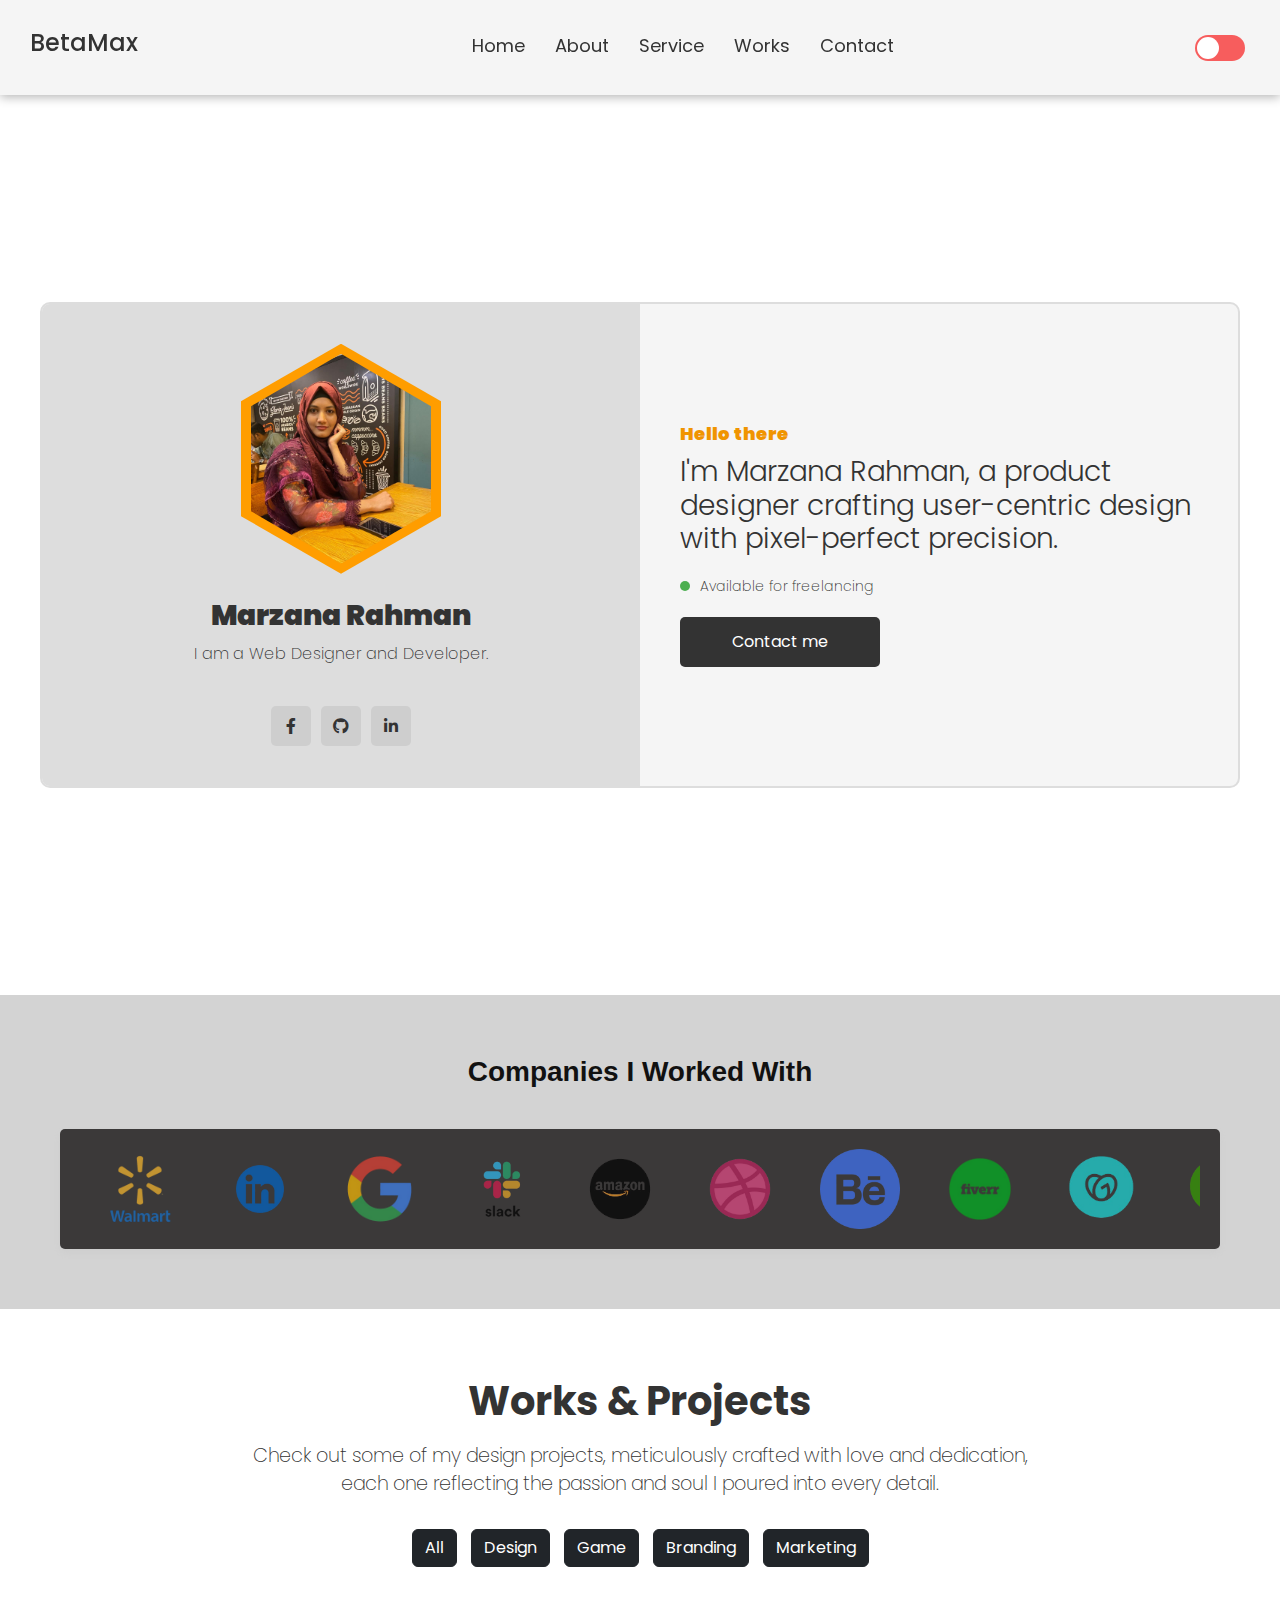
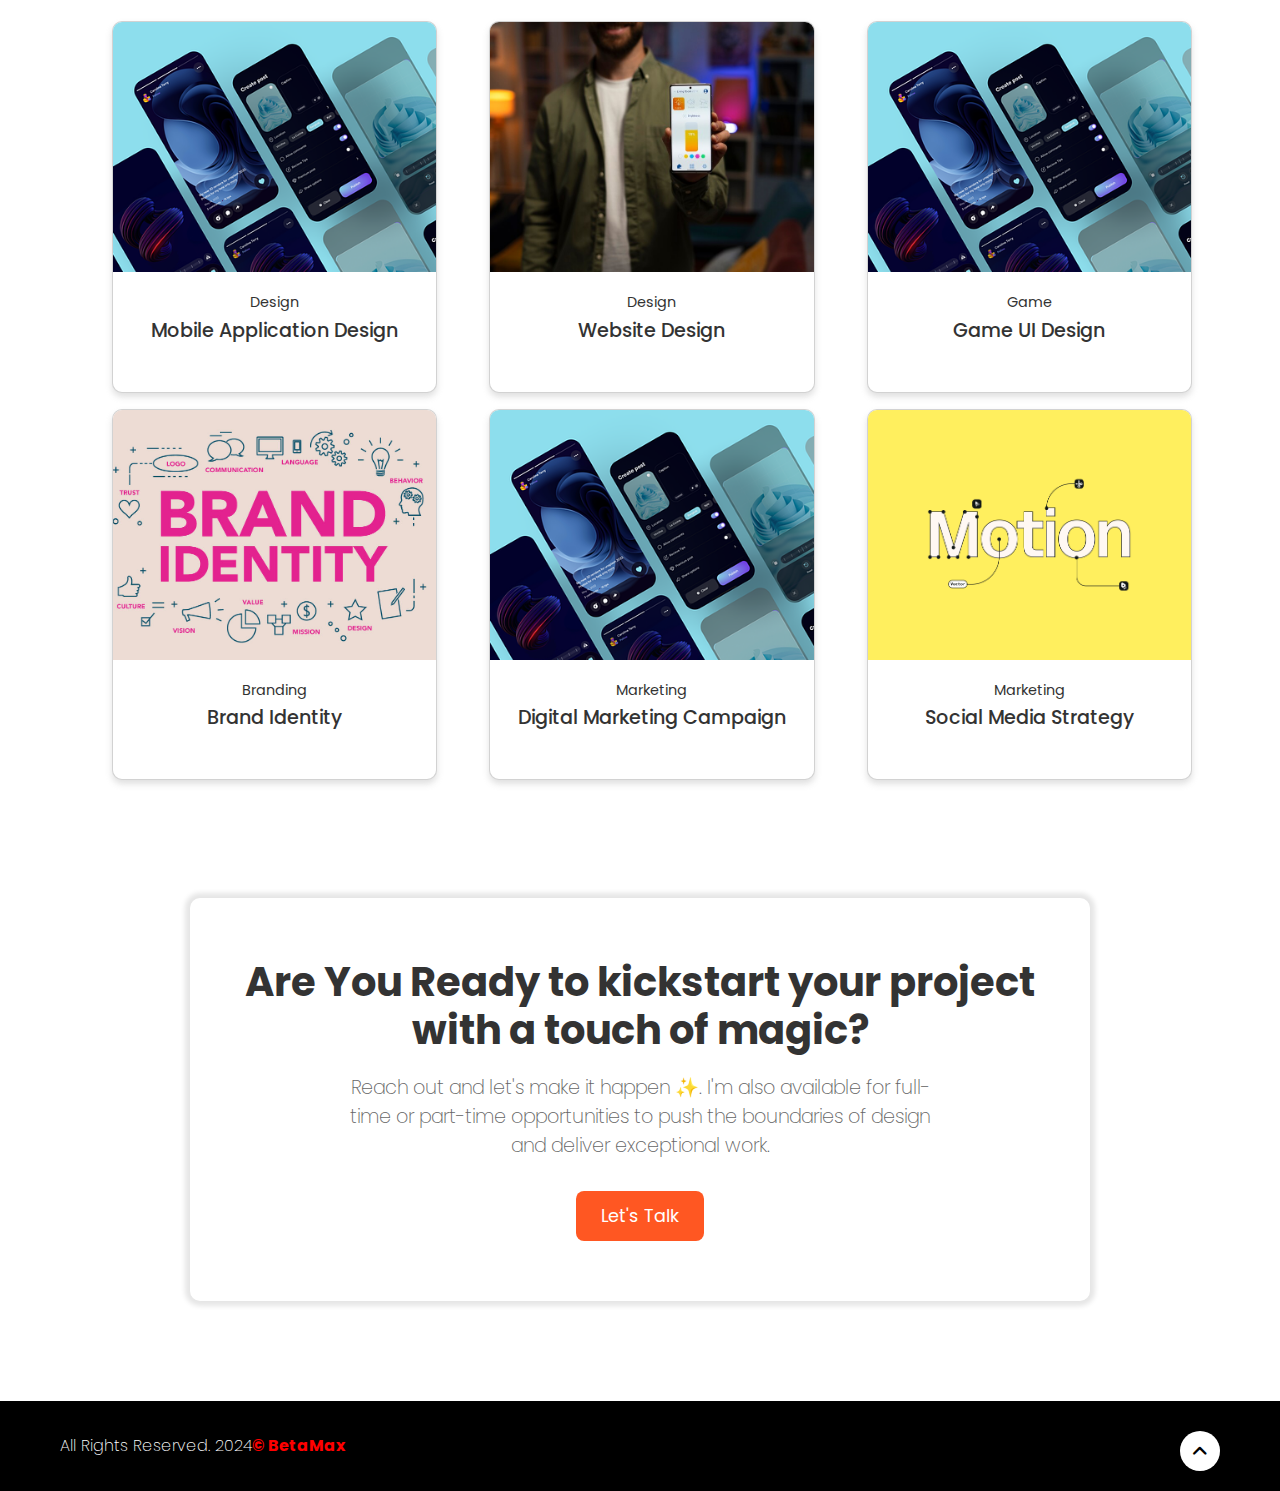
<file: index.html>
<!DOCTYPE html>
<html lang="en">
    <head>
        <meta charset="UTF-8">
        <meta name="viewport" content="width=device-width, initial-scale=1.0">
        <title>Responsive Header with Day/Night Toggle and Sticky Header</title>
    
        <!-- Google Fonts -->
        <link href="https://fonts.googleapis.com/css2?family=Poppins:wght@400;600&display=swap" rel="stylesheet">
        
        <!-- Font Awesome -->
        <link rel="stylesheet" href="https://cdnjs.cloudflare.com/ajax/libs/font-awesome/6.0.0-beta3/css/all.min.css">
        <!-- Bootstrap CSS -->
        <link href="https://cdn.jsdelivr.net/npm/bootstrap@5.3.0-alpha3/dist/css/bootstrap.min.css" rel="stylesheet">
        
        <!-- External CSS -->
        <link rel="stylesheet" href="index.css">
    
        <script>
            // Inline script to apply dark mode before the page fully loads
            (function() {
                if (localStorage.getItem('theme') === 'dark') {
                    document.documentElement.classList.add('dark-mode');
                }
            })();
        </script>
    </head>
    
<body>
    <header class="header">
        <div class="logo">
            <h1>BetaMax</h1>
        </div>
        <nav class="nav-menu">
            <ul id="nav-list">
                <li><a href="home.html">Home</a></li>
                <li><a href="about.html">About</a></li>
                <li><a href="service.html">Service</a></li>
                <li><a href="work.html">Works</a></li>
                <li><a href="contact.html">Contact</a></li>
            </ul>
        </nav>
        <div class="toggle-switch">
            <input type="checkbox" id="theme-switch">
            <label for="theme-switch"></label>
        </div>
        <div class="menu-toggle" id="mobile-menu">
            <i class="fas fa-bars"></i>
        </div>
    </header>


    <!--header-->
     <!-- hero section -->
     <section class="hero">
        <div class="hero-container">
            <div class="hero-left">
                <div class="hexagon">
                    <img src="img/me1.jpg" alt="Marzana Rahman" class="profile-image">
                </div>
                <h1 class="ben">Marzana Rahman</h1>
                <p>I am a Web Designer and Developer.</p>
                <div class="social-icons">
                    <a href="" class="social-icon"><i class="fab fa-facebook-f"></i></a>
                    <a href="" class="social-icon"><i class="fab fa-github"></i></a>
                    <a href="" class="social-icon"><i class="fab fa-linkedin-in"></i></a>
                </div>
            </div>
            <div class="hero-right">
                <h2>Hello there</h2>
                <h3 class="bento-short">I'm Marzana Rahman, a product designer crafting user-centric design with pixel-perfect precision.</h3>
                <p class="availability">Available for freelancing</p>
                <a href="contact.html"><button class="contact-btn">Contact me</button></a>
            </div>
        </div>
    </section>

    <!-- hero section -->
    <!--company logo-->

    <section class="companies">
            <h2 class="center-heading">Companies I Worked With</h2>
            <div class="company-container">
                <div class="logo-carousel">
                    <div class="logo-slide">
                        <img src="img/walmart.png" alt="Walmart" class="company-logo">
                        <img src="img/linkedin.png" alt="LinkedIn" class="company-logo">
                        <img src="img/google.png" alt="Google" class="company-logo">
                        <img src="img/slack.png" alt="Slack" class="company-logo">
                        <img src="img/amazon.png" alt="Amazon" class="company-logo">
                        <img src="img/dribble.png" alt="Dribble" class="company-logo">
                        <img src="img/behance.png" alt="Behance" class="company-logo">
                        <img src="img/fiverr.png" alt="Fiverr" class="company-logo">
                        <img src="img/godaddy.png" alt="Godaddy" class="company-logo">
                        <img src="img/upwork.png" alt="upwork" class="company-logo">
                    </div>
                    <div class="logo-slide">
                        <img src="img/walmart.png" alt="Walmart" class="company-logo">
                        <img src="img/linkedin.png" alt="LinkedIn" class="company-logo">
                        <img src="img/google.png" alt="Google" class="company-logo">
                        <img src="img/slack.png" alt="Slack" class="company-logo">
                        <img src="img/amazon.png" alt="Amazon" class="company-logo">
                        <img src="img/dribble.png" alt="Dribble" class="company-logo">
                        <img src="img/behance.png" alt="Behance" class="company-logo">
                        <img src="img/fiverr.png" alt="Fiverr" class="company-logo">
                        <img src="img/godaddy.png" alt="Godaddy" class="company-logo">
                        <img src="img/upwork.png" alt="upwork" class="company-logo">
                    </div>
                </div>
            </div>
        </div>
    </section>
    
    <!--company logo-->

    <!--portfolio gallery-->

    <section class="portfolio py-5 text-center">
        <div class="container">
            <div class="heading mb-4">
                <h1 class="fw-bold">Works & Projects</h1>
                <p class="subtitle">Check out some of my design projects, meticulously crafted with love and dedication, each one reflecting the passion and soul I poured into every detail.</p> 
            </div>
            <div class="filter-buttons mb-4">
                <button class="btn btn-dark filter-btn" data-filter="all">All</button>
                <button class="btn btn-dark filter-btn" data-filter="design">Design</button>
                <button class="btn btn-dark filter-btn" data-filter="game">Game</button>
                <button class="btn btn-dark filter-btn" data-filter="branding">Branding</button>
                <button class="btn btn-dark filter-btn" data-filter="marketing">Marketing</button>
            </div>
            <div class="row g-3 gallery">
                <!-- All images (6 cards) -->
                <div class="col-md-4 gallery-item all design marketing">
                    <div class="card h-100">
                        <div class="image-container">
                            <img src="img/mobile-marketing.png" alt="Mobile Application Design">
                            <div class="overlay">
                                <a href="brand.html" class="arrow-circle">
                                    <div class="diagonal-arrow"></div>
                                </a>
                            </div>
                        </div>
                        <div class="item-details">
                            <span class="category">Design</span>
                            <h3>Mobile Application Design</h3>
                        </div>
                    </div>
                </div>
                <div class="col-md-4 gallery-item all game">
                    <div class="card h-100">
                        <div class="image-container">
                            <img src="img/website.jpg" alt="Website Design">
                            <div class="overlay">
                                <a href="brand.html" class="arrow-circle">
                                    <div class="diagonal-arrow"></div>
                                </a>
                            </div>
                        </div>
                        <div class="item-details">
                            <span class="category">Design</span>
                            <h3>Website Design</h3>
                        </div>
                    </div>
                </div>
                <div class="col-md-4 gallery-item all branding">
                    <div class="card h-100">
                        <div class="image-container">
                            <img src="img/mobile-marketing.png" alt="Game UI Design">
                            <div class="overlay">
                                <a href="brand.html" class="arrow-circle">
                                    <div class="diagonal-arrow"></div>
                                </a>
                            </div>
                        </div>
                        <div class="item-details">
                            <span class="category">Game</span>
                            <h3>Game UI Design</h3>
                        </div>
                    </div>
                </div>
                <div class="col-md-4 gallery-item all marketing">
                    <div class="card h-100">
                        <div class="image-container">
                            <img src="img/brand identity.jpg" alt="Brand Identity">
                            <div class="overlay">
                                <a href="brand.html" class="arrow-circle">
                                    <div class="diagonal-arrow"></div>
                                </a>
                            </div>
                        </div>
                        <div class="item-details">
                            <span class="category">Branding</span>
                            <h3>Brand Identity</h3>
                        </div>
                    </div>
                </div>
                <div class="col-md-4 gallery-item all design">
                    <div class="card h-100">
                        <div class="image-container">
                            <img src="img/mobile-marketing.png" alt="Digital Marketing Campaign">
                            <div class="overlay">
                                <a href="brand.html" class="arrow-circle">
                                    <div class="diagonal-arrow"></div>
                                </a>
                            </div>
                        </div>
                        <div class="item-details">
                            <span class="category">Marketing</span>
                            <h3>Digital Marketing Campaign</h3>
                        </div>
                    </div>
                </div>
                <div class="col-md-4 gallery-item all marketing branding">
                    <div class="card h-100">
                        <div class="image-container">
                            <img src="img/motion.png" alt="Social Media Strategy">
                            <div class="overlay">
                                <a href="brand.html" class="arrow-circle">
                                    <div class="diagonal-arrow"></div>
                                </a>
                            </div>
                        </div>
                        <div class="item-details">
                            <span class="category">Marketing</span>
                            <h3>Social Media Strategy</h3>
                        </div>
                    </div>
                </div>
            </div>
        </div>
    </section>
    <div id="lightbox" class="lightbox">
        <span class="close">&times;</span>
        <img class="lightbox-content" id="lightbox-img">
    </div>
    

    <!-- Bootstrap JS -->
    <script src="https://cdn.jsdelivr.net/npm/bootstrap@5.3.0-alpha3/dist/js/bootstrap.bundle.min.js"></script>
    <!--portfolio gallery-->
    

    <!--kickstart section-->
    <section class="main-container">
        <h2 class="main-heading">Are You Ready to kickstart your project with a touch of magic?</h2>
        <p class="main-subtext">Reach out and let's make it happen ✨. I'm also available for full-time or part-time opportunities to push the boundaries of design and deliver exceptional work.</p>
        <a href="contact.html" class="main-button">Let's Talk</a>
   
    </section>
    
    <!--kickstart section-->

    <!-- Footer -->

    <footer>
        <div class="footer-content">
            <p class="copyright">
                All Rights Reserved. 2024 <span class="brand">&copy; BetaMax</span>
            </p>
            <div class="to-top" onclick="scrollToTop()">
                <div class="circle">
                    <i class="fa-solid fa-angle-up"></i>
                </div>
            </div>
        </div>
    </footer>
    
 
    <!--footer-->



    <!-- External JavaScript -->
    <script src="https://cdnjs.cloudflare.com/ajax/libs/jquery/3.6.0/jquery.min.js"></script>
    <script src="index.js"></script>
    
</body>
</html>
</file>
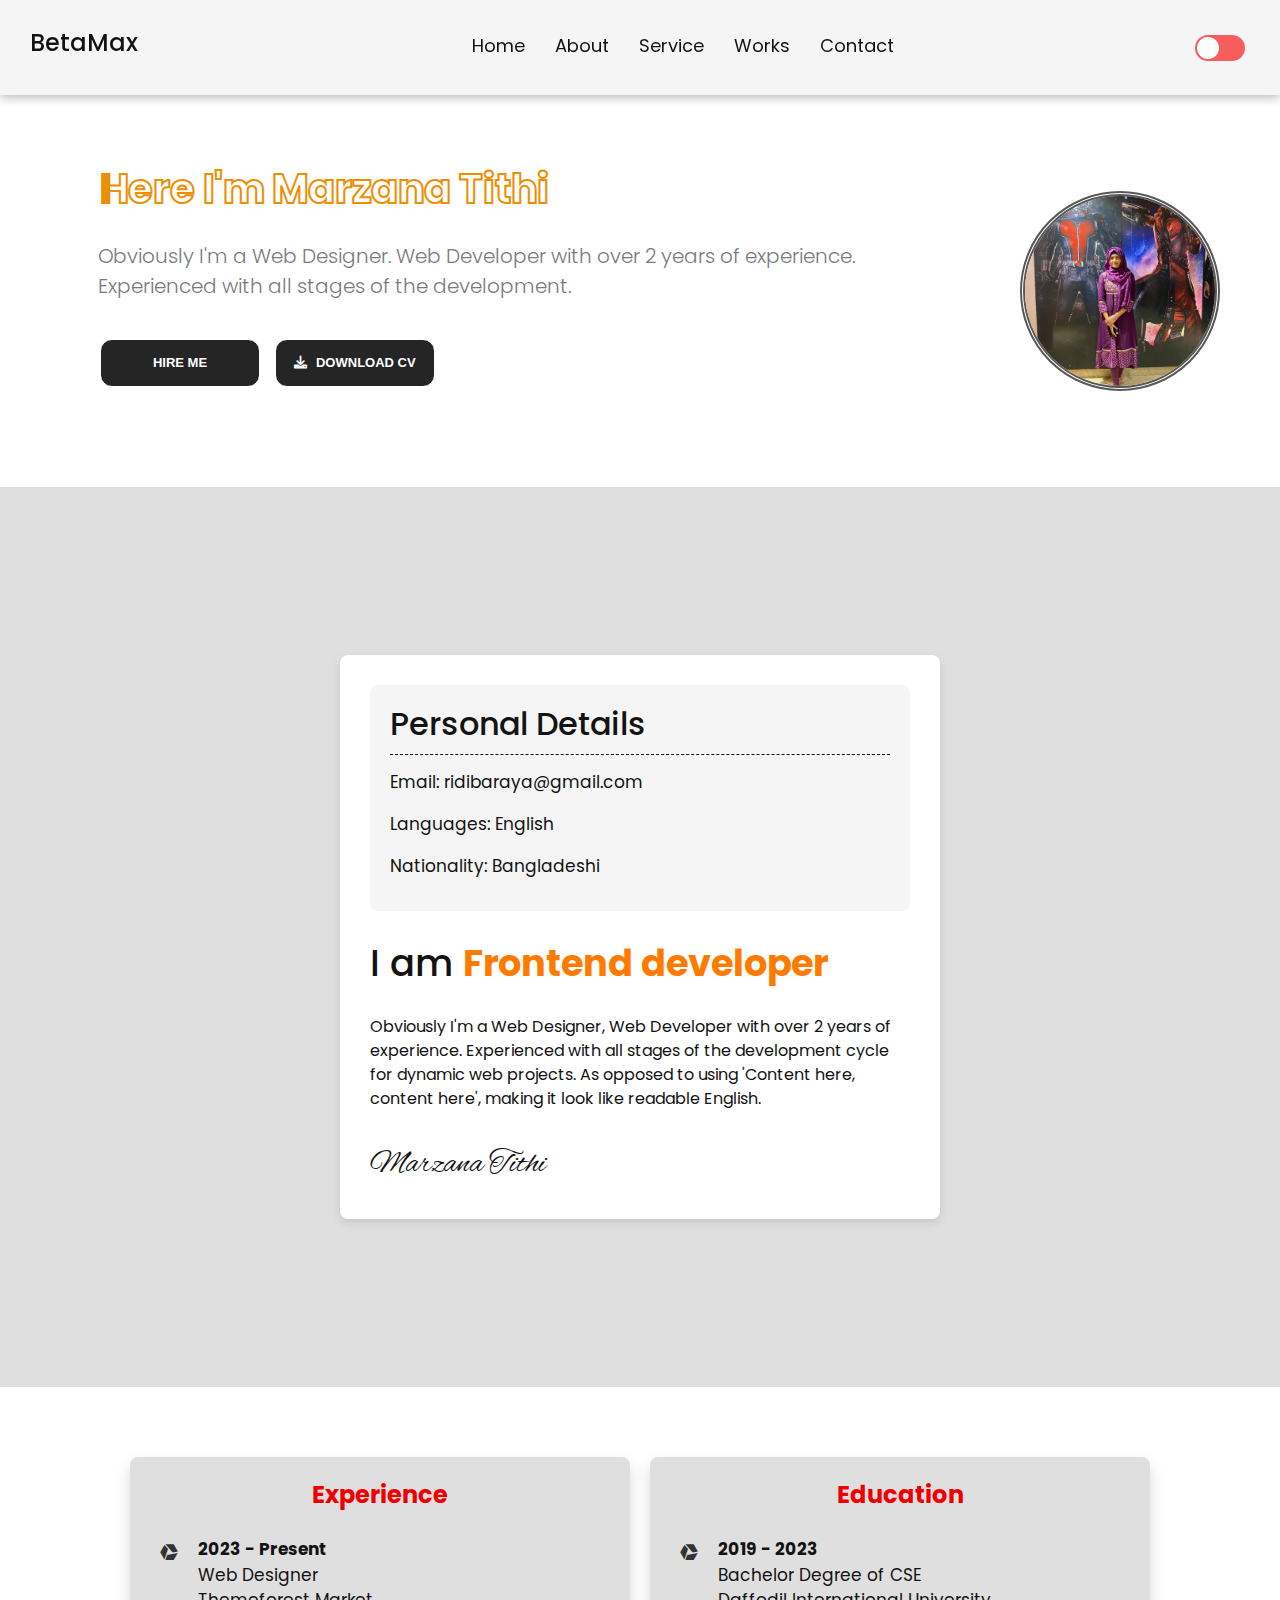
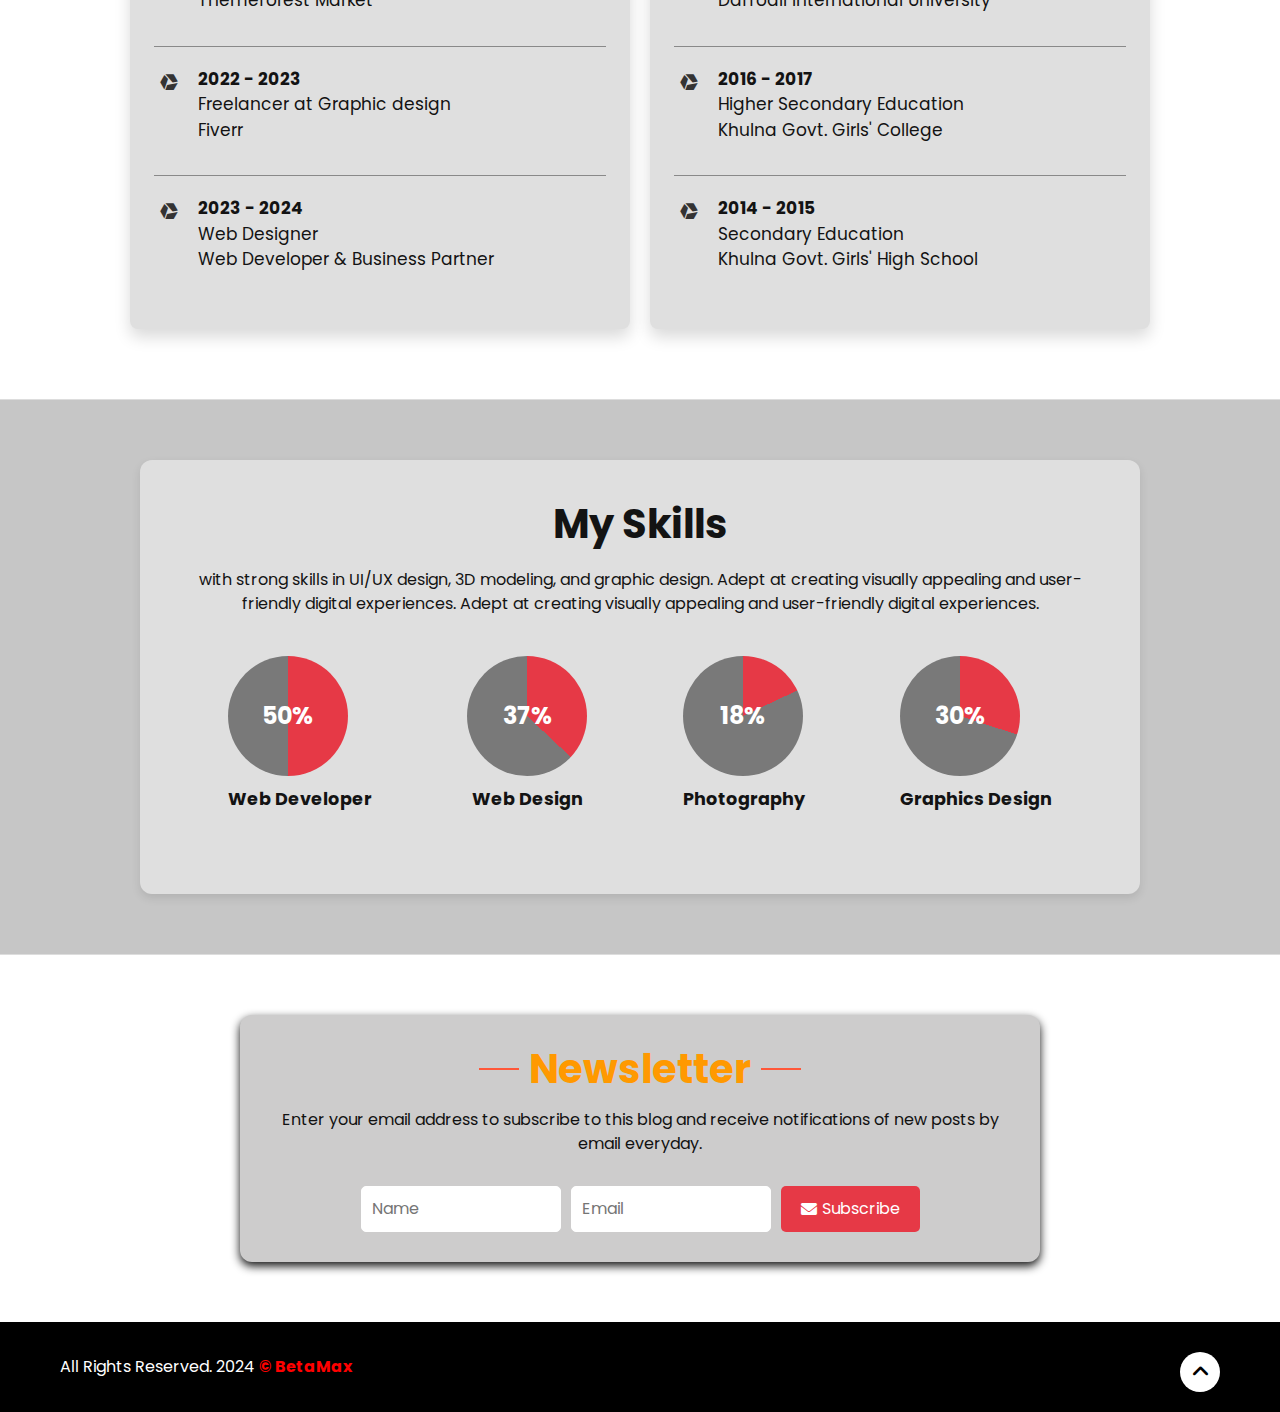
<file: about.html>
<!DOCTYPE html>
<html lang="en">
    <head>
        <meta charset="UTF-8">
        <meta name="viewport" content="width=device-width, initial-scale=1.0">
        <title>Responsive Header with Day/Night Toggle and Sticky Header</title>
    
        <!-- Google Fonts -->
        <link href="https://fonts.googleapis.com/css2?family=Poppins:wght@400;600&display=swap" rel="stylesheet">
        
        <!-- Font Awesome -->
        <link rel="stylesheet" href="https://cdnjs.cloudflare.com/ajax/libs/font-awesome/6.0.0-beta3/css/all.min.css">
        <!-- Bootstrap CSS -->
        <link href="https://cdn.jsdelivr.net/npm/bootstrap@5.3.0-alpha3/dist/css/bootstrap.min.css" rel="stylesheet">

        <!--Alex Brush CSS-->
        <link href="https://fonts.googleapis.com/css2?family=Alex+Brush&display=swap" rel="stylesheet">
        <!-- External CSS -->
        <link rel="stylesheet" href="about.css">

        <script>
            // Inline script to apply dark mode before the page fully loads
            (function() {
                if (localStorage.getItem('theme') === 'dark') {
                    document.documentElement.classList.add('dark-mode');
                }
            })();
        </script>
  
    </head>
    
<body>
    <header class="header">
        <div class="logo">
            <h1>BetaMax</h1>
        </div>
        <nav class="nav-menu">
            <ul id="nav-list">
                <li><a href="index.html">Home</a></li>
                <li><a href="about.html">About</a></li>
                <li><a href="service.html">Service</a></li>
                <li><a href="work.html">Works</a></li>
                <li><a href="contact.html">Contact</a></li>
            </ul>
        </nav>
        <div class="toggle-switch">
            <input type="checkbox" id="theme-switch">
            <label for="theme-switch"></label>
        </div>
        <div class="menu-toggle" id="mobile-menu">
            <i class="fas fa-bars"></i>
        </div>
    </header>
 <!--header-->

    <!--hero -->
    <div class="hero-section">
    <div class="content text-left">
      <h1 class="reveal-text">Here I'm Marzana Tithi</h1>
      <p class="lead">Obviously I'm a Web Designer. Web Developer with over 2 years of experience. Experienced with all stages of the development.</p>
      <div class="btn-container">
        <div class="hire">
          <a href="contact.html">Hire Me</a>
        </div>
        <div class="download-btn">
          <a href="#"><i class="fas fa-download"></i> Download CV</a>
        </div>
      </div>
    </div>
    <div class="image-placeholder">
      <img src="img/me.jpg" alt="Marzana Tithi">
    </div>
</div>

 <!--hero-->
<!--personal details-->
<section class="bod">
    <div class="container">
        <div class="personal-details">
            <h2>Personal Details</h2>
            <p>Email: ridibaraya@gmail.com</p>
            <p>Languages: English</p>
            <p>Nationality: Bangladeshi</p>
        </div>
        <h1 class="main-heading">I am <span id="animatedText">Frontend developer</span></h1>
        <p class="subheading">Obviously I'm a Web Designer, Web Developer with over 2 years of experience. Experienced with all stages of the development cycle for dynamic web projects. As opposed to using 'Content here, content here', making it look like readable English.</p>
        <div class="signature">Marzana Tithi</div>
    </div>
  </section>
<!--personal details-->
   
<!--Education section-->
<section class="content-section">
    <div class="containers">
        <!-- Experience Container -->
        <div class="experience-container shadow p-4">
            <h2 class="heading">Experience</h2>
            <div class="row-item">
                <div class="timeline-container">
                    <div class="timeline">
                        <i class="fa-brands fa-instalod"></i>
                    </div>
                </div>
                <div>
                    <p><strong>2023 - Present</strong> <br> Web Designer <br> Themeforest Market</p>
                </div>
            </div>
            <hr class="row-divider">
            <div class="row-item">
                <div class="timeline-container">
                    <div class="timeline">
                        <i class="fa-brands fa-instalod"></i>
                    </div>
                </div>
                <div>
                    <p><strong>2022 - 2023</strong> <br> Freelancer at Graphic design <br> Fiverr</p>
                </div>
            </div>
            <hr class="row-divider">
            <div class="row-item">
                <div class="timeline-container">
                    <div class="timeline">
                        <i class="fa-brands fa-instalod"></i>
                    </div>
                </div>
                <div>
                    <p><strong>2023 - 2024</strong> <br> Web Designer <br> Web Developer & Business Partner</p>
                </div>
            </div>
        </div>

        <!-- Education Container -->
        <div class="education-container shadow p-4">
            <h2 class="heading">Education</h2>
            <div class="row-item">
                <div class="timeline-container">
                    <div class="timeline">
                        <i class="fa-brands fa-instalod"></i>
                    </div>
                </div>
                <div>
                    <p><strong>2019 - 2023</strong> <br> Bachelor Degree of CSE <br> Daffodil International University</p>
                </div>
            </div>
            <hr class="row-divider">
            <div class="row-item">
                <div class="timeline-container">
                    <div class="timeline">
                        <i class="fa-brands fa-instalod"></i>
                    </div>
                </div>
                <div>
                    <p><strong>2016 - 2017</strong> <br> Higher Secondary Education <br> Khulna Govt. Girls' College</p>
                </div>
            </div>
            <hr class="row-divider">
            <div class="row-item">
                <div class="timeline-container">
                    <div class="timeline">
                        <i class="fa-brands fa-instalod"></i>
                    </div>
                </div>
                <div>
                    <p><strong>2014 - 2015</strong> <br> Secondary Education <br> Khulna Govt. Girls' High School</p>
                </div>
            </div>
        </div>
    </div>
</section>
<!--Education section-->

<!--skill-->
<section class="skills-section">
    <div class="container-skill">
        <h2 class="heading-skill">My Skills</h2>
        <p class="subtext-skill"> with strong skills in UI/UX design, 3D modeling, and graphic design. Adept at creating visually appealing and user-friendly digital experiences. Adept at creating visually appealing and user-friendly digital experiences.</p>
        <div class="skills-container">
            <div class="skill" data-percentage="100">
                <div class="circles"></div>
                <p class="skill-label">Web Developer</p>
            </div>
            <div class="skill" data-percentage="73">
                <div class="circles"></div>
                <p class="skill-label">Web Design</p>
            </div>
            <div class="skill" data-percentage="35">
                <div class="circles"></div>
                <p class="skill-label">Photography</p>
            </div>
            <div class="skill" data-percentage="60">
                <div class="circles"></div>
                <p class="skill-label">Graphics Design</p>
            </div>
        </div>
    </div>
</section>


<!--skill-->
<!--newsletter-->
<section class="newsletter-section">
    <div class="container-news">
        <div class="heading-container">
            <h2 class="heading-news">
                <span class="heading-design"></span>
                Newsletter
                <span class="heading-design"></span>
            </h2>
            <p class="subtext-news">Enter your email address to subscribe to this blog and receive notifications of new posts by email everyday.</p>
        </div>
        <div class="form-container">
            <input type="text" placeholder="Name" class="input-field">
            <input type="email" placeholder="Email" class="input-field">
            <button class="subscribe-btn" onclick="showToast()"> 
                <i class="fas fa-envelope"></i> Subscribe
            </button>
        </div>
    </div>
</section>

<!-- Toast notification -->
<div id="toast" class="toast">Your message has been submitted successfully!</div>

<!--newsletter-->

  <!-- Footer -->

  <footer>
    <div class="footer-content">
        <p class="copyright">
            All Rights Reserved. 2024 <span class="brand">&copy; BetaMax</span>
        </p>
        <div class="to-top" onclick="scrollToTop()">
            <div class="circlee">
                <i class="fa-solid fa-angle-up"></i>
            </div>
        </div>
    </div>
</footer>


<!--footer-->


        <!-- External JavaScript -->
        <script src="https://cdn.jsdelivr.net/npm/bootstrap@5.3.0/dist/js/bootstrap.bundle.min.js"></script>
        <script src="https://cdnjs.cloudflare.com/ajax/libs/jquery/3.6.0/jquery.min.js"></script>
        <script src="about.js"></script>
        
    </body>
    </html>
</file>
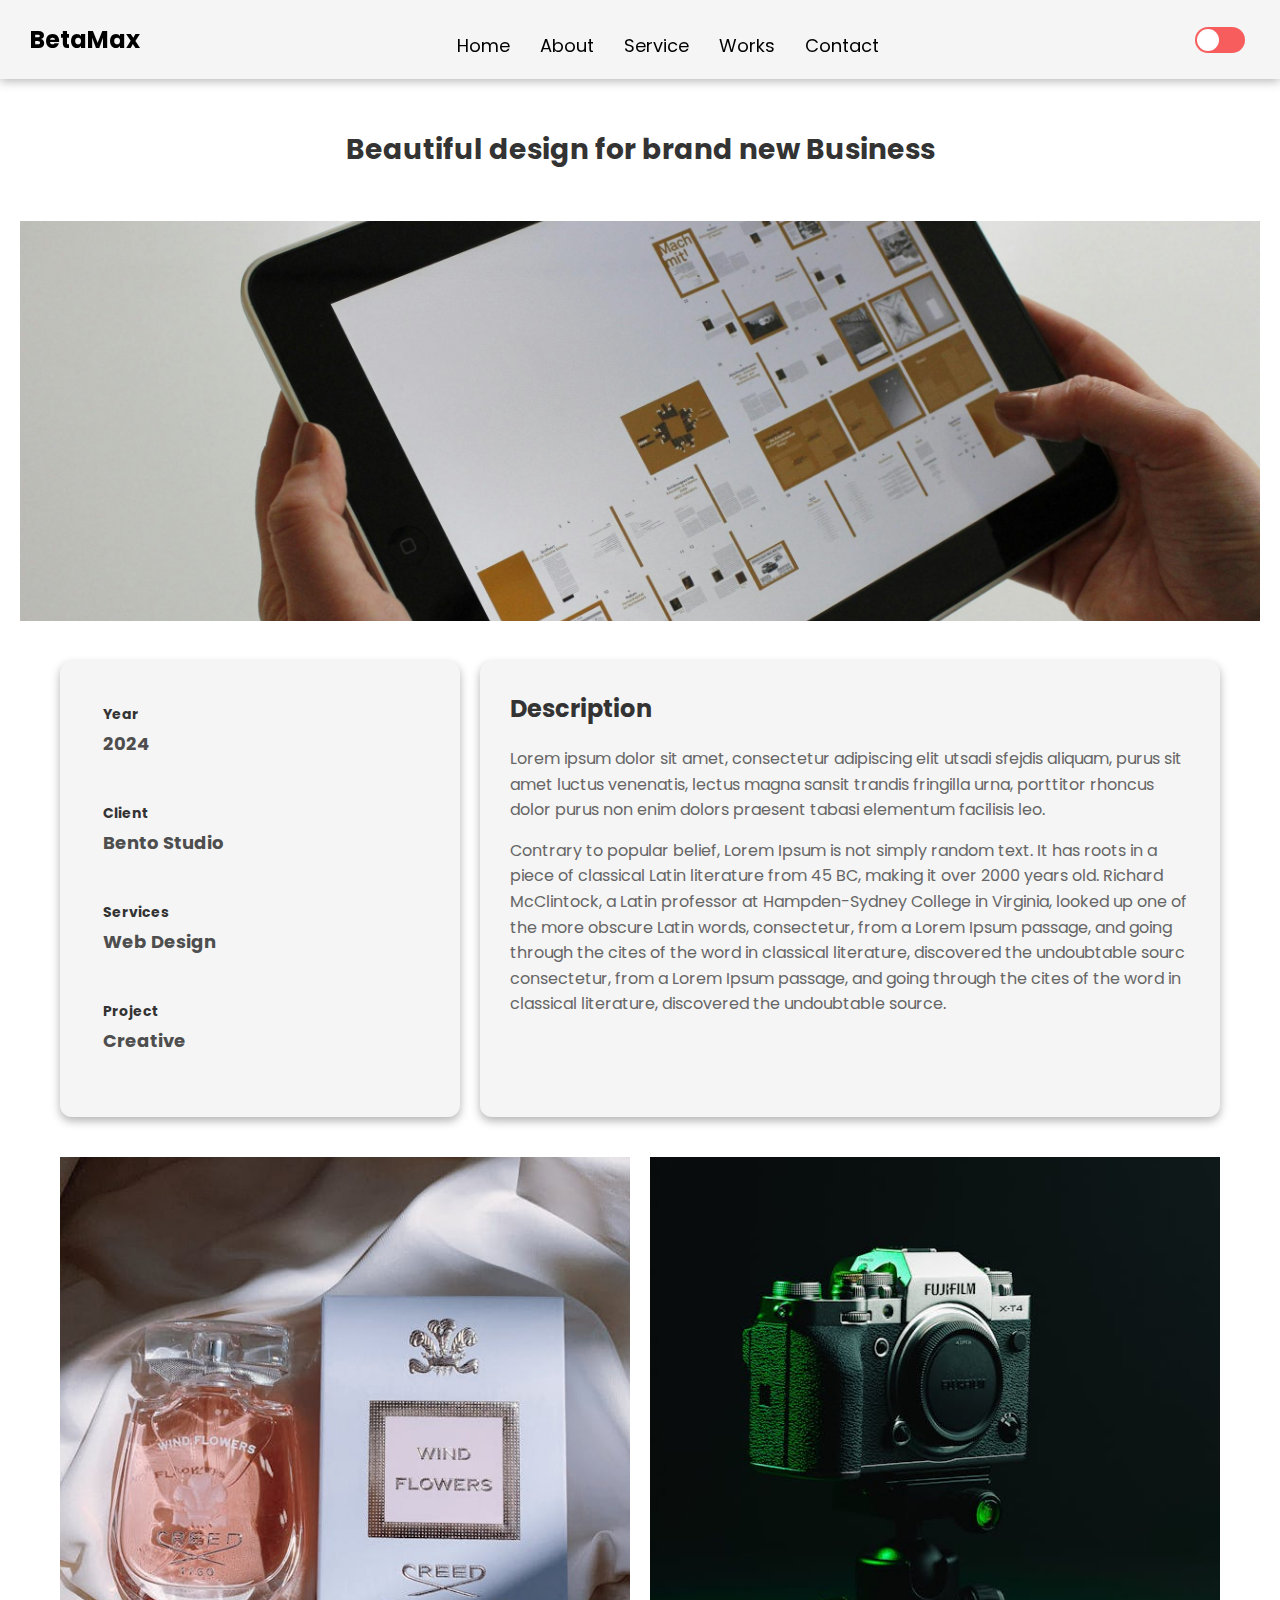
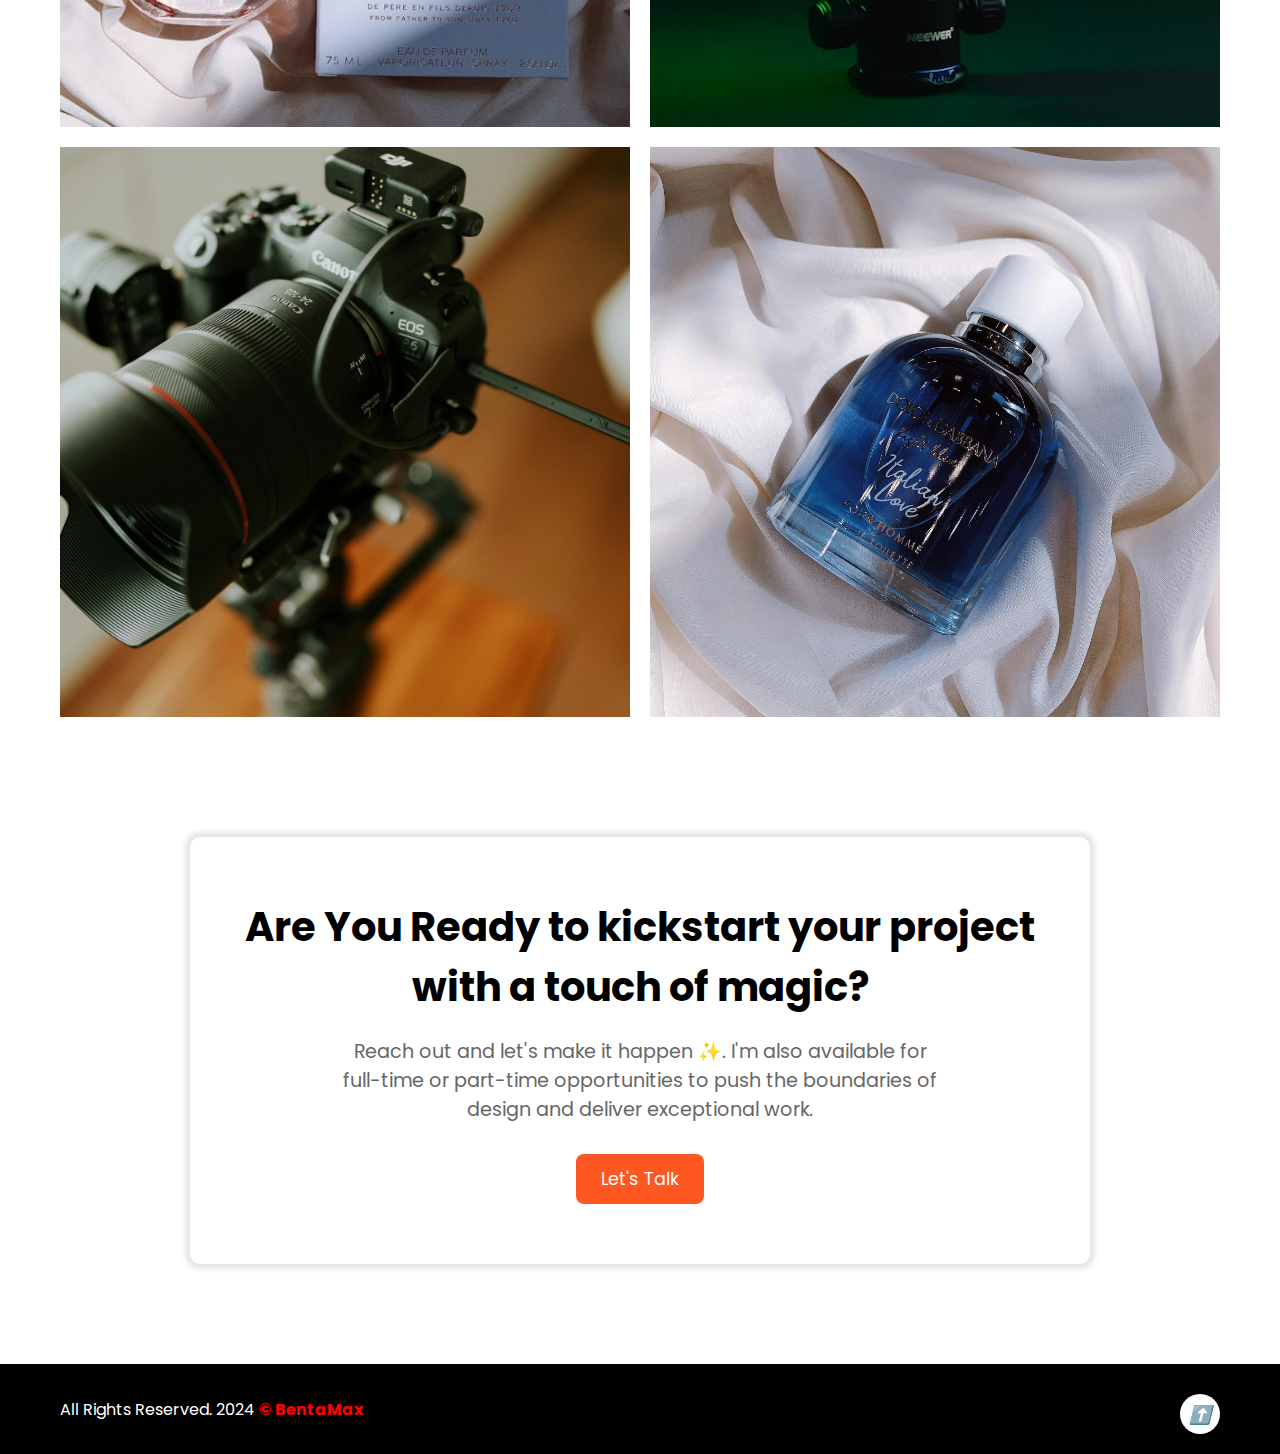
<file: brand.html>
<!DOCTYPE html>
<html lang="en">
<head>
    <meta charset="UTF-8">
    <meta name="viewport" content="width=device-width, initial-scale=1.0">
    <title>Responsive Header with Day/Night Toggle and Sticky Header</title>

    <!-- Google Fonts -->
    <link href="https://fonts.googleapis.com/css2?family=Poppins:wght@400;600&display=swap" rel="stylesheet">
    
    <!-- Font Awesome -->
    <link rel="stylesheet" href="https://cdnjs.cloudflare.com/ajax/libs/font-awesome/6.0.0-beta3/css/all.min.css">
    <link href="https://fonts.googleapis.com/css2?family=Alex+Brush&display=swap" rel="stylesheet">
    <!-- External CSS -->
    <link rel="stylesheet" href="brand.css">
    
</head>
<body>
    <header class="header">
        <div class="logo">
            <h1>BetaMax</h1>
        </div>
        <nav class="nav-menu">
            <ul id="nav-list">
                <li><a href="home.html">Home</a></li>
                <li><a href="about.html">About</a></li>
                <li><a href="service.html">Service</a></li>
                <li><a href="work.html">Works</a></li>
                <li><a href="contact.html">Contact</a></li>
            </ul>
        </nav>
        <div class="toggle-switch">
            <input type="checkbox" id="theme-switch">
            <label for="theme-switch"></label>
        </div>
        <div class="menu-toggle" id="mobile-menu">
            <i class="fas fa-bars"></i>
        </div>
    </header>
 <!--header-->

<!--brand -->

<div class="section">
    <h1>Beautiful design for brand new Business</h1>
    <div class="image-placeholder"></div>
</div>

<!--brand -->
<!--part 1-->

    <div class="container">
        <div class="info-section">
            <div class="details-card">
                <div class="info">
                    <h3>Year</h3>
                    <p>2024</p>
                </div>
                <div class="info">
                    <h3>Client</h3>
                    <p>Bento Studio</p>
                </div>
                <div class="info">
                    <h3>Services</h3>
                    <p>Web Design</p>
                </div>
                <div class="info">
                    <h3>Project</h3>
                    <p>Creative</p>
                </div>
            </div>
            <div class="description-card">
                <h2>Description</h2>
                <p>Lorem ipsum dolor sit amet, consectetur adipiscing elit utsadi sfejdis aliquam, purus sit amet luctus venenatis, lectus magna sansit trandis fringilla urna, porttitor rhoncus dolor purus non enim dolors praesent tabasi elementum facilisis leo.</p>
                <p>Contrary to popular belief, Lorem Ipsum is not simply random text. It has roots in a piece of classical Latin literature from 45 BC, making it over 2000 years old. Richard McClintock, a Latin professor at Hampden-Sydney College in Virginia, looked up one of the more obscure Latin words, consectetur, from a Lorem Ipsum passage, and going through the cites of the word in classical literature, discovered the undoubtable sourc consectetur, from a Lorem Ipsum passage, and going through the cites of the word in classical literature, discovered the undoubtable source.</p>
            </div>
        </div>
    </div>

<!--part 1-->
<!--part 2-->
<div class="container1">
    <div class="image-grid">
        <div class="image-item">
            <img src="img/single1.jpg" alt="Image 1">
        </div>
        <div class="image-item">
            <img src="img/single2.jpg" alt="Image 2">
        </div>
        <div class="image-item">
            <img src="img/single3.jpg" alt="Image 3">
        </div>
        <div class="image-item">
            <img src="img/single4.jpg" alt="Image 4">
        </div>
    </div>
</div>
<!--part 2-->


    <!--kickstart section-->
    <section class="main-container">
        <h2 class="main-heading">Are You Ready to kickstart your project with a touch of magic?</h2>
        <p class="main-subtext">Reach out and let's make it happen ✨. I'm also available for full-time or part-time opportunities to push the boundaries of design and deliver exceptional work.</p>
        <a href="contact.html" class="main-button">Let's Talk</a>
   
    </section>
    
    <!--kickstart section-->

    <!-- Footer -->

    <footer>
        <div class="footer-content">
            <p class="copyright">
                All Rights Reserved. 2024 <span class="brand">&copy; BentaMax</span>
            </p>
            <div class="to-top" onclick="scrollToTop()">
                <div class="circle">
                    <i class="arrow-up">⬆️</i>
                </div>
            </div>
        </div>
    </footer>
    <!-- Footer -->

 <!-- External JavaScript -->
 <script src="https://cdn.jsdelivr.net/npm/bootstrap@5.3.0/dist/js/bootstrap.bundle.min.js"></script>
 <script src="https://cdnjs.cloudflare.com/ajax/libs/jquery/3.6.0/jquery.min.js"></script>
 <script src="brand.js"></script>
 
</body>
</html>
</file>
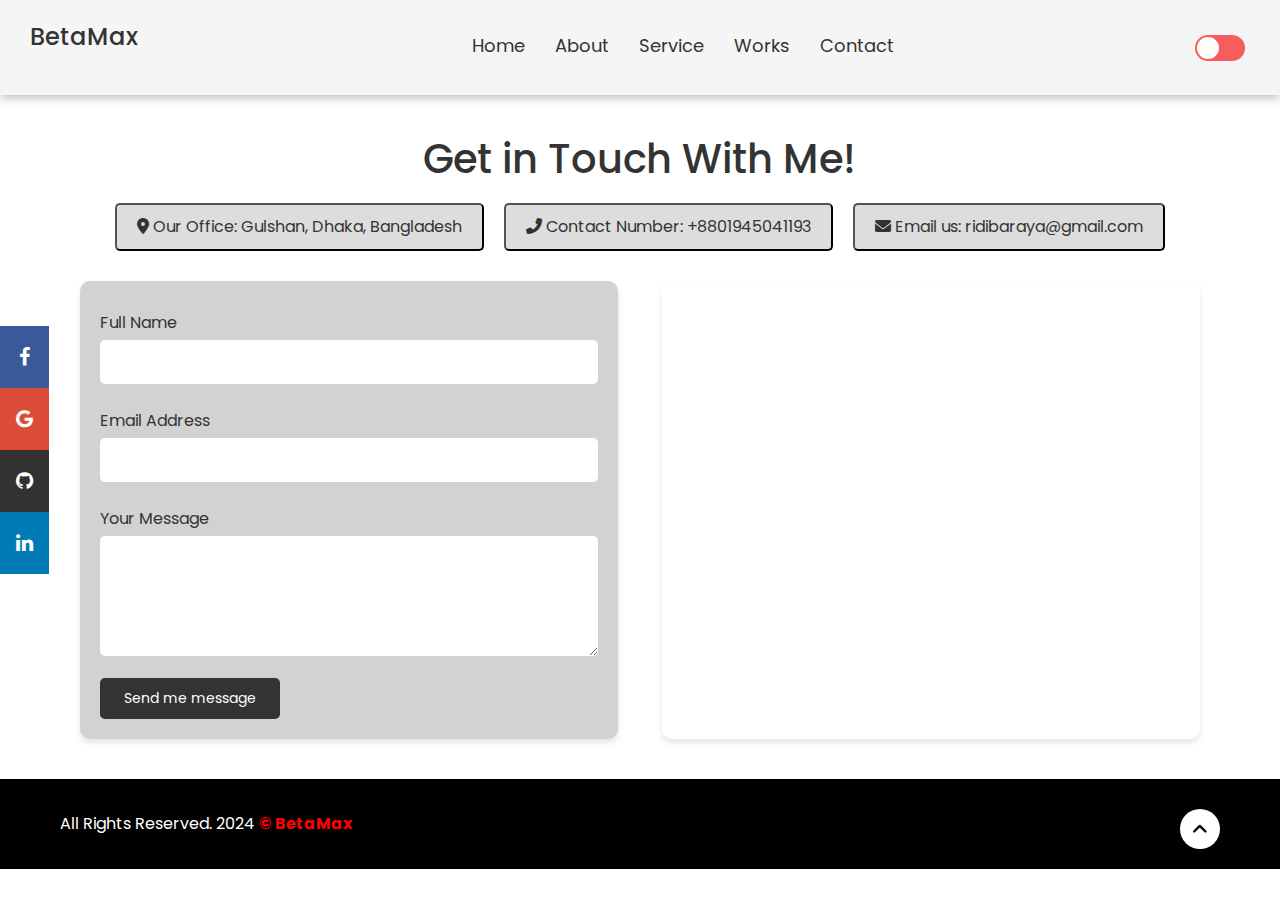
<file: contact.html>
<!DOCTYPE html>
<html lang="en">
    <head>
        <meta charset="UTF-8">
        <meta name="viewport" content="width=device-width, initial-scale=1.0">
        <title>Responsive Header with Day/Night Toggle and Sticky Header</title>
    
        <!-- Google Fonts -->
        <link href="https://fonts.googleapis.com/css2?family=Poppins:wght@400;600&display=swap" rel="stylesheet">
        
        <!-- Font Awesome -->
        <link rel="stylesheet" href="https://cdnjs.cloudflare.com/ajax/libs/font-awesome/6.0.0-beta3/css/all.min.css">
        <!-- Bootstrap CSS -->
        <link href="https://cdn.jsdelivr.net/npm/bootstrap@5.3.0-alpha3/dist/css/bootstrap.min.css" rel="stylesheet">
        
         <!-- Load font awesome icons for social bar -->
        <link rel="stylesheet" href="https://cdnjs.cloudflare.com/ajax/libs/font-awesome/4.7.0/css/font-awesome.min.css">
        <!-- External CSS -->
        <link rel="stylesheet" href="contact.css">
    
        <script>
            // Inline script to apply dark mode before the page fully loads
            (function() {
                if (localStorage.getItem('theme') === 'dark') {
                    document.documentElement.classList.add('dark-mode');
                }
            })();
        </script>
    </head>
    
<body>
    <header class="header">
        <div class="logo">
            <h1>BetaMax</h1>
        </div>
        <nav class="nav-menu">
            <ul id="nav-list">
                <li><a href="home.html">Home</a></li>
                <li><a href="about.html">About</a></li>
                <li><a href="service.html">Service</a></li>
                <li><a href="work.html">Works</a></li>
                <li><a href="contact.html">Contact</a></li>
            </ul>
        </nav>
        <div class="toggle-switch">
            <input type="checkbox" id="theme-switch">
            <label for="theme-switch"></label>
        </div>
        <div class="menu-toggle" id="mobile-menu">
            <i class="fas fa-bars"></i>
        </div>
    </header>
    <!--header-->

    <!--contact-->

    <div class="contact-section">
      <h1>Get in Touch With Me!</h1>
      <div class="info-bar">
          <button class="info-item">
              <i class="fas fa-map-marker-alt"></i> Our Office: Gulshan, Dhaka, Bangladesh
          </button>
          <button class="info-item">
              <i class="fas fa-phone-alt"></i> Contact Number: +8801945041193
          </button>
          <button class="info-item">
              <i class="fas fa-envelope"></i> Email us: ridibaraya@gmail.com
          </button>
      </div>

      <div class="contact-container">
          <div class="form-container">
              <form id="contactForm">
                  <label for="fullName">Full Name</label>
                  <input type="text" id="fullName" name="fullName" required>

                  <label for="emailAddress">Email Address</label>
                  <input type="email" id="emailAddress" name="emailAddress" required>

                  <label for="message">Your Message</label>
                  <textarea id="message" name="message" required></textarea>

                  <button type="submit" class="submit-btn">Send me message</button>
              </form>
          </div>

          <div class="map-container">
              <iframe
                  src="https://www.google.com/maps/embed?pb=!1m18!1m12!1m3!1d3651.840744487137!2d90.3871823154323!3d23.750471494346684!2m3!1f0!2f0!3f0!3m2!1i1024!2i768!4f13.1!3m3!1m2!1s0x3755c755841f34b1%3A0x6d60a5fb99ef2363!2sGulshan%2C%20Dhaka%201215%2C%20Bangladesh!5e0!3m2!1sen!2sbd!4v1635679389887!5m2!1sen!2sbd"
                  width="100%" height="400" style="border:0;" allowfullscreen="" loading="lazy"></iframe>
          </div>
      </div>
  </div>

  <div id="toast">Thank you for your message. We'll get to you shortly!</div>

    <!--contact-->

    <!--social bar-->
    <div class="icon-bar">
      <a href="https://www.facebook.com/profile.php?id=100092694412030" class="facebook"><i class="fa fa-facebook"></i></a>
      <a href="https://mail.google.com/mail/u/0/" class="google"><i class="fa fa-google"></i></a>
      <a href="https://github.com/Tithi198" class="github"><i class="fa fa-github"></i></a>
      <a href="https://www.linkedin.com/in/marzana-rahman-0663b3243/" class="linkedin"><i class="fa fa-linkedin"></i></a>
    </div>
    <!--social bar-->

    <!-- Footer -->
    <footer>
        <div class="footer-content">
            <p class="copyright">
              All Rights Reserved. 2024 <span class="brand">&copy; BetaMax</span>
            </p>
            <div class="to-top" onclick="scrollToTop()">
                <div class="circle">
                    <i class="fa-solid fa-angle-up"></i>
                </div>
            </div>
        </div>
    </footer>
    
    <!--footer-->
        <!-- External JavaScript -->
        <script src="https://cdnjs.cloudflare.com/ajax/libs/jquery/3.6.0/jquery.min.js"></script>
        <script src="contact.js"></script>
    </body>
    </html>
</file>
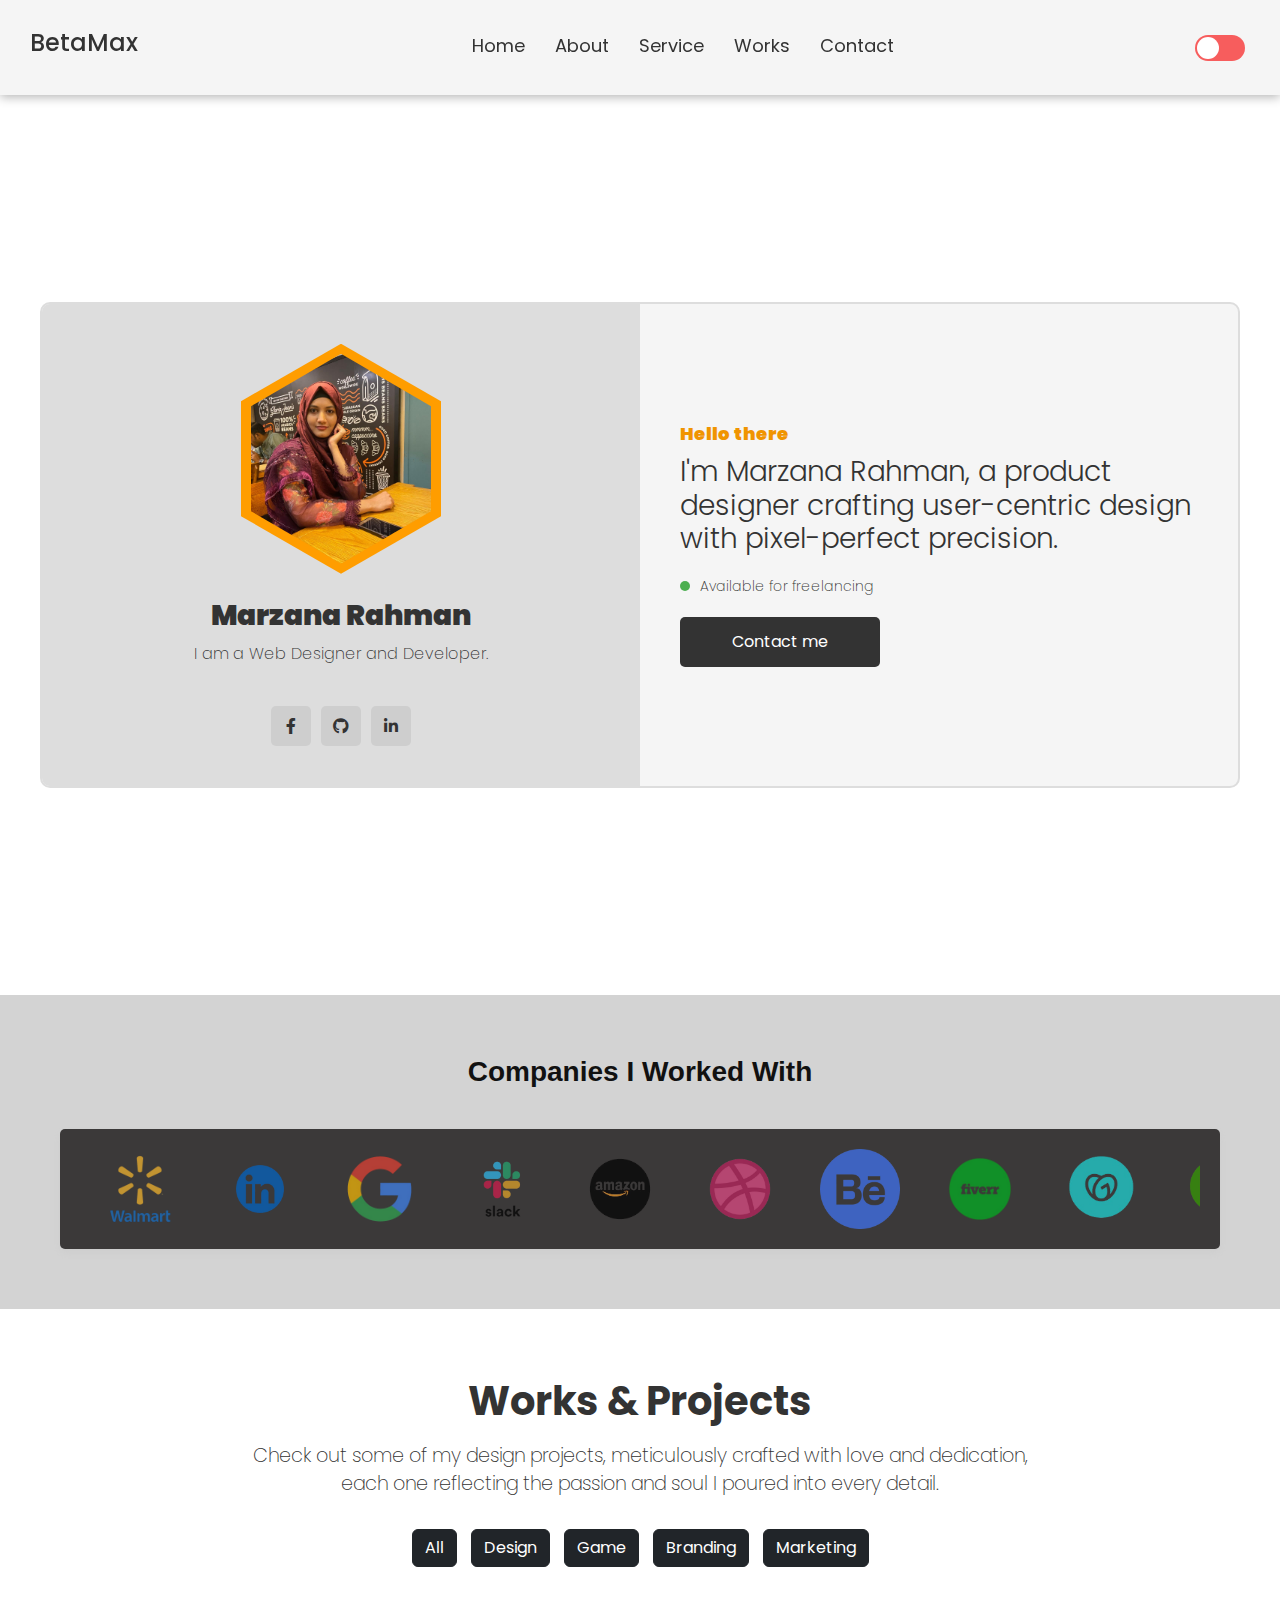
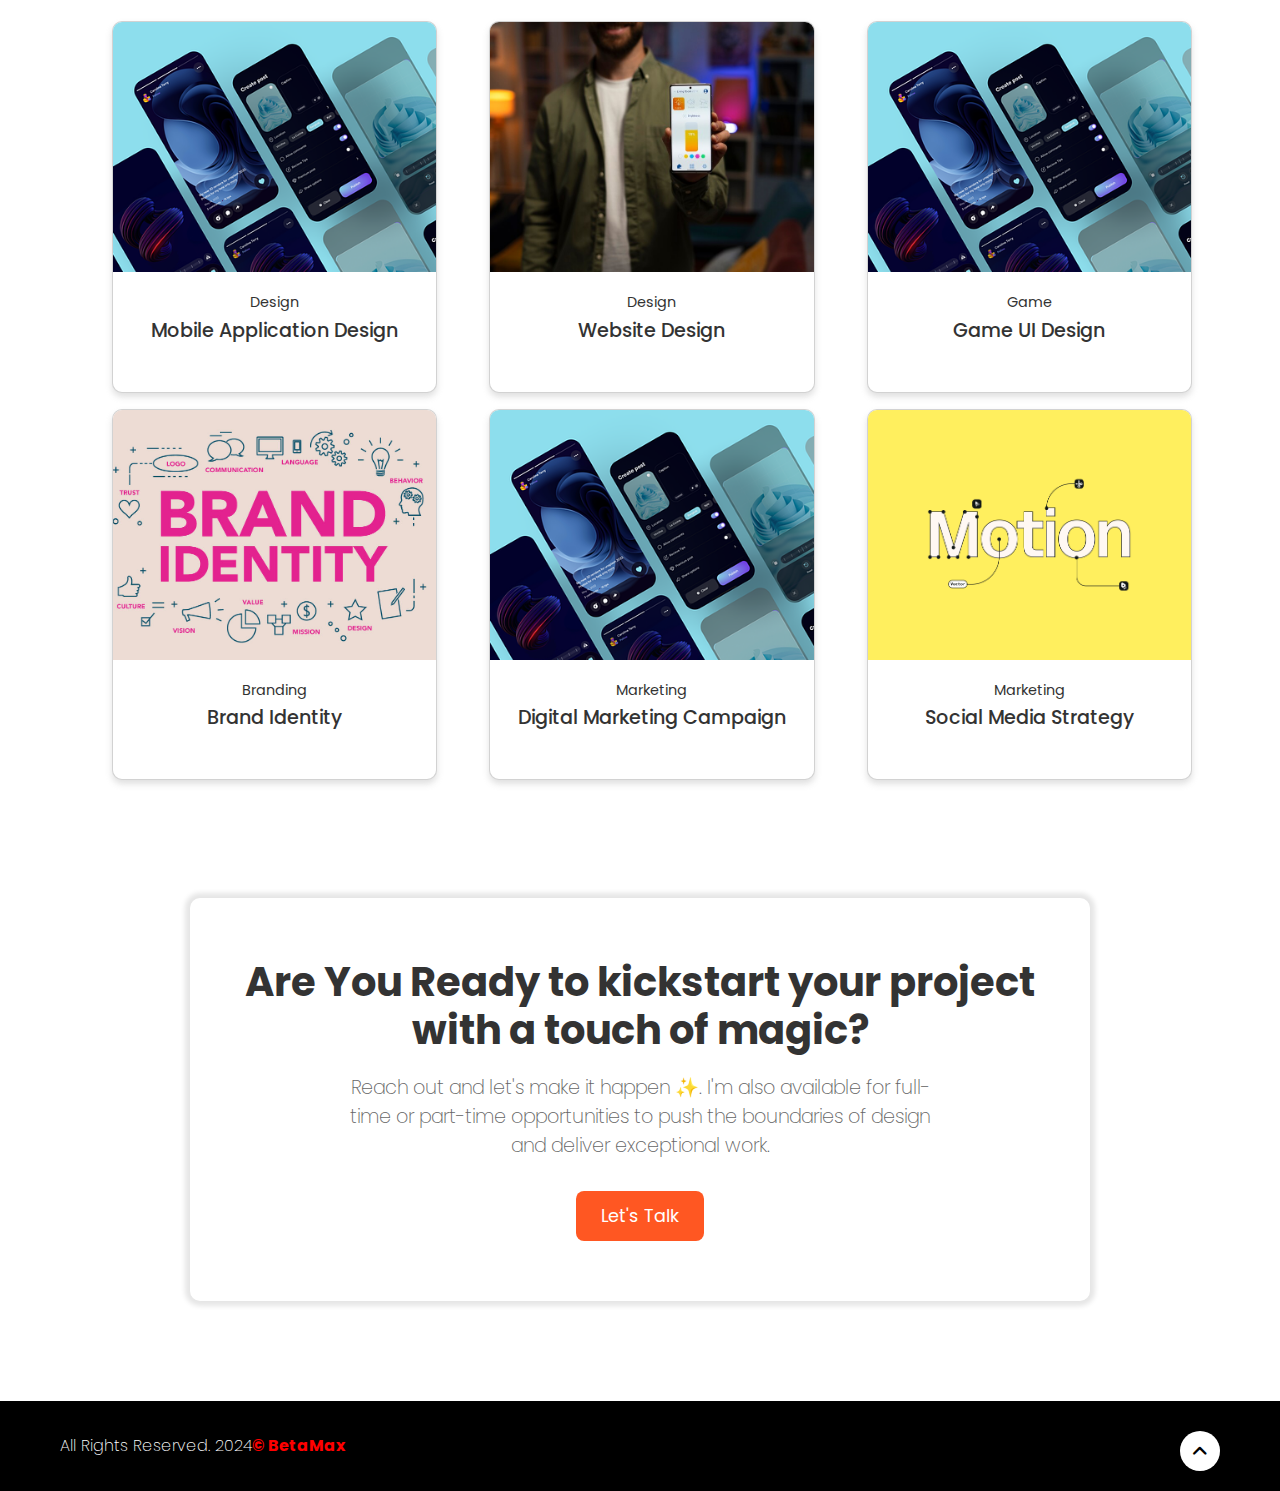
<file: home.html>
<!DOCTYPE html>
<html lang="en">
    <head>
        <meta charset="UTF-8">
        <meta name="viewport" content="width=device-width, initial-scale=1.0">
        <title>Responsive Header with Day/Night Toggle and Sticky Header</title>
    
        <!-- Google Fonts -->
        <link href="https://fonts.googleapis.com/css2?family=Poppins:wght@400;600&display=swap" rel="stylesheet">
        
        <!-- Font Awesome -->
        <link rel="stylesheet" href="https://cdnjs.cloudflare.com/ajax/libs/font-awesome/6.0.0-beta3/css/all.min.css">
        <!-- Bootstrap CSS -->
        <link href="https://cdn.jsdelivr.net/npm/bootstrap@5.3.0-alpha3/dist/css/bootstrap.min.css" rel="stylesheet">
        
        <!-- External CSS -->
        <link rel="stylesheet" href="home.css">
    
        <script>
            // Inline script to apply dark mode before the page fully loads
            (function() {
                if (localStorage.getItem('theme') === 'dark') {
                    document.documentElement.classList.add('dark-mode');
                }
            })();
        </script>
    </head>
    
<body>
    <header class="header">
        <div class="logo">
            <h1>BetaMax</h1>
        </div>
        <nav class="nav-menu">
            <ul id="nav-list">
                <li><a href="home.html">Home</a></li>
                <li><a href="about.html">About</a></li>
                <li><a href="service.html">Service</a></li>
                <li><a href="work.html">Works</a></li>
                <li><a href="contact.html">Contact</a></li>
            </ul>
        </nav>
        <div class="toggle-switch">
            <input type="checkbox" id="theme-switch">
            <label for="theme-switch"></label>
        </div>
        <div class="menu-toggle" id="mobile-menu">
            <i class="fas fa-bars"></i>
        </div>
    </header>


    <!--header-->
     <!-- hero section -->
     <section class="hero">
        <div class="hero-container">
            <div class="hero-left">
                <div class="hexagon">
                    <img src="img/me1.jpg" alt="Marzana Rahman" class="profile-image">
                </div>
                <h1 class="ben">Marzana Rahman</h1>
                <p>I am a Web Designer and Developer.</p>
                <div class="social-icons">
                    <a href="https://www.facebook.com/profile.php?id=100092694412030" class="social-icon"><i class="fab fa-facebook-f"></i></a>
                    <a href="https://github.com/Tithi198" class="social-icon"><i class="fab fa-github"></i></a>
                    <a href="https://www.linkedin.com/in/marzana-rahman-0663b3243/" class="social-icon"><i class="fab fa-linkedin-in"></i></a>
                </div>
            </div>
            <div class="hero-right">
                <h2>Hello there</h2>
                <h3 class="bento-short">I'm Marzana Rahman, a product designer crafting user-centric design with pixel-perfect precision.</h3>
                <p class="availability">Available for freelancing</p>
                <a href="contact.html"><button class="contact-btn">Contact me</button></a>
            </div>
        </div>
    </section>

    <!-- hero section -->
    <!--company logo-->

    <section class="companies">
            <h2 class="center-heading">Companies I Worked With</h2>
            <div class="company-container">
                <div class="logo-carousel">
                    <div class="logo-slide">
                        <img src="img/walmart.png" alt="Walmart" class="company-logo">
                        <img src="img/linkedin.png" alt="LinkedIn" class="company-logo">
                        <img src="img/google.png" alt="Google" class="company-logo">
                        <img src="img/slack.png" alt="Slack" class="company-logo">
                        <img src="img/amazon.png" alt="Amazon" class="company-logo">
                        <img src="img/dribble.png" alt="Dribble" class="company-logo">
                        <img src="img/behance.png" alt="Behance" class="company-logo">
                        <img src="img/fiverr.png" alt="Fiverr" class="company-logo">
                        <img src="img/godaddy.png" alt="Godaddy" class="company-logo">
                        <img src="img/upwork.png" alt="upwork" class="company-logo">
                    </div>
                    <div class="logo-slide">
                        <img src="img/walmart.png" alt="Walmart" class="company-logo">
                        <img src="img/linkedin.png" alt="LinkedIn" class="company-logo">
                        <img src="img/google.png" alt="Google" class="company-logo">
                        <img src="img/slack.png" alt="Slack" class="company-logo">
                        <img src="img/amazon.png" alt="Amazon" class="company-logo">
                        <img src="img/dribble.png" alt="Dribble" class="company-logo">
                        <img src="img/behance.png" alt="Behance" class="company-logo">
                        <img src="img/fiverr.png" alt="Fiverr" class="company-logo">
                        <img src="img/godaddy.png" alt="Godaddy" class="company-logo">
                        <img src="img/upwork.png" alt="upwork" class="company-logo">
                    </div>
                </div>
            </div>
        </div>
    </section>
    
    <!--company logo-->

    <!--portfolio gallery-->

    <section class="portfolio py-5 text-center">
        <div class="container">
            <div class="heading mb-4">
                <h1 class="fw-bold">Works & Projects</h1>
                <p class="subtitle">Check out some of my design projects, meticulously crafted with love and dedication, each one reflecting the passion and soul I poured into every detail.</p> 
            </div>
            <div class="filter-buttons mb-4">
                <button class="btn btn-dark filter-btn" data-filter="all">All</button>
                <button class="btn btn-dark filter-btn" data-filter="design">Design</button>
                <button class="btn btn-dark filter-btn" data-filter="game">Game</button>
                <button class="btn btn-dark filter-btn" data-filter="branding">Branding</button>
                <button class="btn btn-dark filter-btn" data-filter="marketing">Marketing</button>
            </div>
            <div class="row g-3 gallery">
                <!-- All images (6 cards) -->
                <div class="col-md-4 gallery-item all design marketing">
                    <div class="card h-100">
                        <div class="image-container">
                            <img src="img/mobile-marketing.png" alt="Mobile Application Design">
                            <div class="overlay">
                                <a href="brand.html" class="arrow-circle">
                                    <div class="diagonal-arrow"></div>
                                </a>
                            </div>
                        </div>
                        <div class="item-details">
                            <span class="category">Design</span>
                            <h3>Mobile Application Design</h3>
                        </div>
                    </div>
                </div>
                <div class="col-md-4 gallery-item all game">
                    <div class="card h-100">
                        <div class="image-container">
                            <img src="img/website.jpg" alt="Website Design">
                            <div class="overlay">
                                <a href="brand.html" class="arrow-circle">
                                    <div class="diagonal-arrow"></div>
                                </a>
                            </div>
                        </div>
                        <div class="item-details">
                            <span class="category">Design</span>
                            <h3>Website Design</h3>
                        </div>
                    </div>
                </div>
                <div class="col-md-4 gallery-item all branding">
                    <div class="card h-100">
                        <div class="image-container">
                            <img src="img/mobile-marketing.png" alt="Game UI Design">
                            <div class="overlay">
                                <a href="brand.html" class="arrow-circle">
                                    <div class="diagonal-arrow"></div>
                                </a>
                            </div>
                        </div>
                        <div class="item-details">
                            <span class="category">Game</span>
                            <h3>Game UI Design</h3>
                        </div>
                    </div>
                </div>
                <div class="col-md-4 gallery-item all marketing">
                    <div class="card h-100">
                        <div class="image-container">
                            <img src="img/brand identity.jpg" alt="Brand Identity">
                            <div class="overlay">
                                <a href="brand.html" class="arrow-circle">
                                    <div class="diagonal-arrow"></div>
                                </a>
                            </div>
                        </div>
                        <div class="item-details">
                            <span class="category">Branding</span>
                            <h3>Brand Identity</h3>
                        </div>
                    </div>
                </div>
                <div class="col-md-4 gallery-item all design">
                    <div class="card h-100">
                        <div class="image-container">
                            <img src="img/mobile-marketing.png" alt="Digital Marketing Campaign">
                            <div class="overlay">
                                <a href="brand.html" class="arrow-circle">
                                    <div class="diagonal-arrow"></div>
                                </a>
                            </div>
                        </div>
                        <div class="item-details">
                            <span class="category">Marketing</span>
                            <h3>Digital Marketing Campaign</h3>
                        </div>
                    </div>
                </div>
                <div class="col-md-4 gallery-item all marketing branding">
                    <div class="card h-100">
                        <div class="image-container">
                            <img src="img/motion.png" alt="Social Media Strategy">
                            <div class="overlay">
                                <a href="brand.html" class="arrow-circle">
                                    <div class="diagonal-arrow"></div>
                                </a>
                            </div>
                        </div>
                        <div class="item-details">
                            <span class="category">Marketing</span>
                            <h3>Social Media Strategy</h3>
                        </div>
                    </div>
                </div>
            </div>
        </div>
    </section>
    <div id="lightbox" class="lightbox">
        <span class="close">&times;</span>
        <img class="lightbox-content" id="lightbox-img">
    </div>
    

    <!-- Bootstrap JS -->
    <script src="https://cdn.jsdelivr.net/npm/bootstrap@5.3.0-alpha3/dist/js/bootstrap.bundle.min.js"></script>
    <!--portfolio gallery-->
    

    <!--kickstart section-->
    <section class="main-container">
        <h2 class="main-heading">Are You Ready to kickstart your project with a touch of magic?</h2>
        <p class="main-subtext">Reach out and let's make it happen ✨. I'm also available for full-time or part-time opportunities to push the boundaries of design and deliver exceptional work.</p>
        <a href="contact.html" class="main-button">Let's Talk</a>
   
    </section>
    
    <!--kickstart section-->

    <!-- Footer -->

    <footer>
        <div class="footer-content">
            <p class="copyright">
                All Rights Reserved. 2024 <span class="brand">&copy; BetaMax</span>
            </p>
            <div class="to-top" onclick="scrollToTop()">
                <div class="circle">
                    <i class="fa-solid fa-angle-up"></i>
                </div>
            </div>
        </div>
    </footer>
    
 
    <!--footer-->



    <!-- External JavaScript -->
    <script src="https://cdnjs.cloudflare.com/ajax/libs/jquery/3.6.0/jquery.min.js"></script>
    <script src="home.js"></script>
    
</body>
</html>
</file>
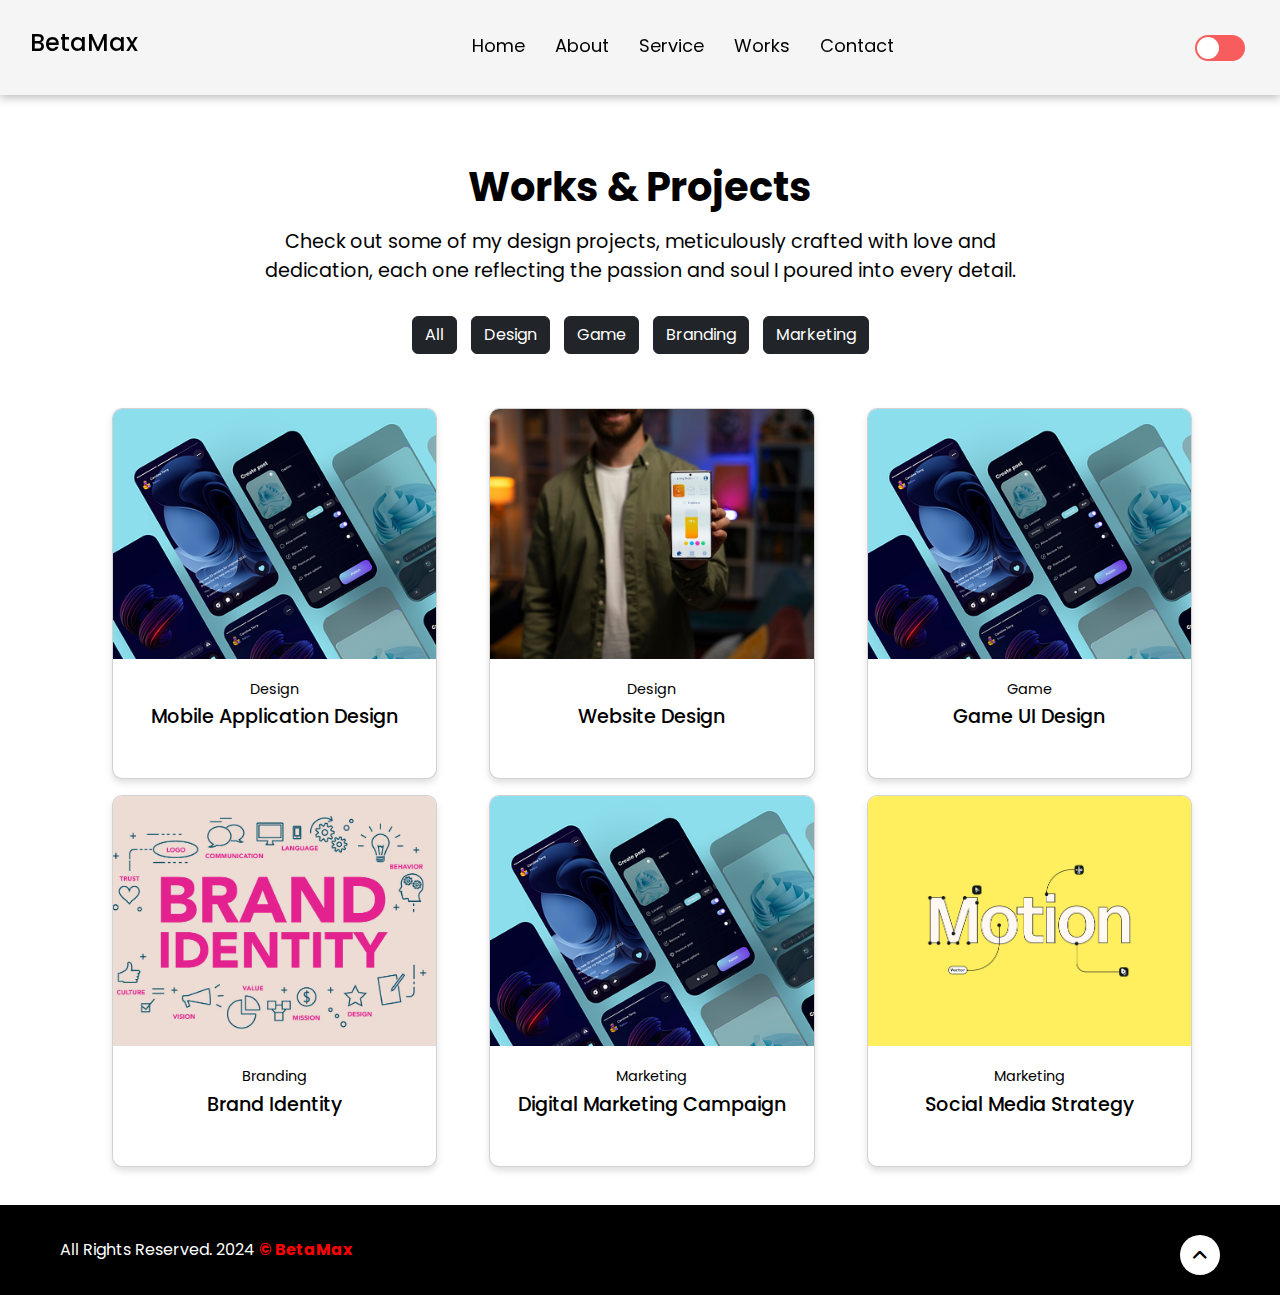
<file: work.html>
<!DOCTYPE html>
<html lang="en">
    <head>
        <meta charset="UTF-8">
        <meta name="viewport" content="width=device-width, initial-scale=1.0">
        <title>Responsive Header with Day/Night Toggle and Sticky Header</title>
    
        <!-- Google Fonts -->
        <link href="https://fonts.googleapis.com/css2?family=Poppins:wght@400;600&display=swap" rel="stylesheet">
        
        <!-- Font Awesome -->
        <link rel="stylesheet" href="https://cdnjs.cloudflare.com/ajax/libs/font-awesome/6.0.0-beta3/css/all.min.css">
        <!-- Bootstrap CSS -->
        <link href="https://cdn.jsdelivr.net/npm/bootstrap@5.3.0-alpha3/dist/css/bootstrap.min.css" rel="stylesheet">
        
        <!-- External CSS -->
        <link rel="stylesheet" href="work.css">
    
        <script>
            // Inline script to apply dark mode before the page fully loads
            (function() {
                if (localStorage.getItem('theme') === 'dark') {
                    document.documentElement.classList.add('dark-mode');
                }
            })();
        </script>
    </head>
    
<body>
    <header class="header">
        <div class="logo">
            <h1>BetaMax</h1>
        </div>
        <nav class="nav-menu">
            <ul id="nav-list">
                <li><a href="home.html">Home</a></li>
                <li><a href="about.html">About</a></li>
                <li><a href="service.html">Service</a></li>
                <li><a href="work.html">Works</a></li>
                <li><a href="contact.html">Contact</a></li>
            </ul>
        </nav>
        <div class="toggle-switch">
            <input type="checkbox" id="theme-switch">
            <label for="theme-switch"></label>
        </div>
        <div class="menu-toggle" id="mobile-menu">
            <i class="fas fa-bars"></i>
        </div>
    </header>

    <!--header-->

    <!--portfolio gallery-->
    <section class="portfolio py-5 text-center">
        <div class="container">
            <div class="heading mb-4">
                <h1 class="fw-bold">Works & Projects</h1>
                <p class="subtitle">Check out some of my design projects, meticulously crafted with love and dedication, each one reflecting the passion and soul I poured into every detail.</p> 
            </div>
            <div class="filter-buttons mb-4">
                <button class="btn btn-dark filter-btn" data-filter="all">All</button>
                <button class="btn btn-dark filter-btn" data-filter="design">Design</button>
                <button class="btn btn-dark filter-btn" data-filter="game">Game</button>
                <button class="btn btn-dark filter-btn" data-filter="branding">Branding</button>
                <button class="btn btn-dark filter-btn" data-filter="marketing">Marketing</button>
            </div>
            <div class="row g-3 gallery">
                <!-- All images (6 cards) -->
                <div class="col-md-4 gallery-item all design marketing">
                    <div class="card h-100">
                        <div class="image-container">
                            <img src="img/mobile-marketing.png" alt="Mobile Application Design">
                            <div class="overlay">
                                <a href="brand.html" class="arrow-circle">
                                    <div class="diagonal-arrow"></div>
                                </a>
                            </div>
                        </div>
                        <div class="item-details">
                            <span class="category">Design</span>
                            <h3>Mobile Application Design</h3>
                        </div>
                    </div>
                </div>
                <div class="col-md-4 gallery-item all game">
                    <div class="card h-100">
                        <div class="image-container">
                            <img src="img/website.jpg" alt="Website Design">
                            <div class="overlay">
                                <a href="brand.html" class="arrow-circle">
                                    <div class="diagonal-arrow"></div>
                                </a>
                            </div>
                        </div>
                        <div class="item-details">
                            <span class="category">Design</span>
                            <h3>Website Design</h3>
                        </div>
                    </div>
                </div>
                <div class="col-md-4 gallery-item all branding">
                    <div class="card h-100">
                        <div class="image-container">
                            <img src="img/mobile-marketing.png" alt="Game UI Design">
                            <div class="overlay">
                                <a href="brand.html" class="arrow-circle">
                                    <div class="diagonal-arrow"></div>
                                </a>
                            </div>
                        </div>
                        <div class="item-details">
                            <span class="category">Game</span>
                            <h3>Game UI Design</h3>
                        </div>
                    </div>
                </div>
                <div class="col-md-4 gallery-item all marketing">
                    <div class="card h-100">
                        <div class="image-container">
                            <img src="img/brand identity.jpg" alt="Brand Identity">
                            <div class="overlay">
                                <a href="brand.html" class="arrow-circle">
                                    <div class="diagonal-arrow"></div>
                                </a>
                            </div>
                        </div>
                        <div class="item-details">
                            <span class="category">Branding</span>
                            <h3>Brand Identity</h3>
                        </div>
                    </div>
                </div>
                <div class="col-md-4 gallery-item all design">
                    <div class="card h-100">
                        <div class="image-container">
                            <img src="img/mobile-marketing.png" alt="Digital Marketing Campaign">
                            <div class="overlay">
                                <a href="brand.html" class="arrow-circle">
                                    <div class="diagonal-arrow"></div>
                                </a>
                            </div>
                        </div>
                        <div class="item-details">
                            <span class="category">Marketing</span>
                            <h3>Digital Marketing Campaign</h3>
                        </div>
                    </div>
                </div>
                <div class="col-md-4 gallery-item all marketing branding">
                    <div class="card h-100">
                        <div class="image-container">
                            <img src="img/motion.png" alt="Social Media Strategy">
                            <div class="overlay">
                                <a href="brand.html" class="arrow-circle">
                                    <div class="diagonal-arrow"></div>
                                </a>
                            </div>
                        </div>
                        <div class="item-details">
                            <span class="category">Marketing</span>
                            <h3>Social Media Strategy</h3>
                        </div>
                    </div>
                </div>
            </div>
        </div>
    </section>
    <div id="lightbox" class="lightbox">
        <span class="close">&times;</span>
        <img class="lightbox-content" id="lightbox-img">
    </div>
    

    <!-- Bootstrap JS -->
    <script src="https://cdn.jsdelivr.net/npm/bootstrap@5.3.0-alpha3/dist/js/bootstrap.bundle.min.js"></script>
    <!--portfolio gallery-->

    <!-- Footer -->
    <footer>
        <div class="footer-content">
            <p class="copyright">
                All Rights Reserved. 2024 <span class="brand">&copy; BetaMax</span>
            </p>
            <div class="to-top" onclick="scrollToTop()">
                <div class="circle">
                    <i class="fa-solid fa-angle-up"></i>
                </div>
            </div>
        </div>
    </footer>  
    <!--footer-->
    
    <!-- External JavaScript -->
    <script src="https://cdnjs.cloudflare.com/ajax/libs/jquery/3.6.0/jquery.min.js"></script>
    <script src="work.js"></script>
</body>
</html>
</file>
<file: index.css>
:root {
    --primary-bg: #1a1a1a;
    --secondary-bg: #2a2a2a;
    --text-color: #ffffff;
    --bg-color: #ffffff;
    --header-bg: #f5f5f5;
    --header-shadow: rgba(0, 0, 0, 0.3);
    --hover-color: #f09400;
    --switch-bg: rgb(247, 93, 93);
    --switch-color: #ffffff;
    --container-bg: #f5f5f5;
    --text-color: #333333;
    --border-color: #dddddd;
    --btn-bg: #333333;
    --btn-text: #ffffff;
    --btn-hover-bg: #ff9900;
    --btn-hover-text: #ffffff;
    --social-icon-bg: #cecece;
    --social-icon-color: #333333;
    --hexagon-bg: #ff9d00;
    --left-bg: #ddd;
    --header-color: #111;
    --box-shadow: rgba(0, 0, 0, 0.1);
    --company-bg: #d3d3d3;
    --btn-border-color: #201f1f;
    --btn-bg-color:#fa6001;
    --subtext-color: #666666;
    --button-bg: #ff5722;
    --button-text: #ffffff;
    --container-shadow: 0px 0px 5px 5px rgba(0, 0, 0, 0.1);
}

.dark-mode {
    --bg-color: #111111;
    --header-bg: #1d1d1d;
    --header-shadow: rgba(212, 212, 212, 0.5);
    --hover-color: #f39c12;
    --switch-bg: #ffffff;
    --switch-color: #f39c12;
    --container-bg: #2a2a2a;
    --text-color: #ffffff;
    --border-color: #444444;
    --btn-bg: #ffffff;
    --btn-text: #1a1a1a;
    --btn-hover-bg: #ffb0b0;
    --btn-hover-text: #000000;
    --social-icon-bg: #3a3a3a;
    --social-icon-color: #ffffff;
    --hexagon-bg: #ffffff;
    --left-bg: #1a1a1a;
    --header-color: #ffffff;
    --box-shadow: rgba(229, 229, 229, 0.799);
    --company-bg: #5c5c5c;
    --btn-border-color: #ff7700;
    --btn-bg-color: #b7b5b5;
    --subtext-color: #b3b3b3;
    --button-bg: #ff5722;
    --button-text: #ffffff;
    --container-shadow: 0px 0px 5px 5px rgba(189, 0, 0, 0.5);

}

* {
    margin: 0;
    padding: 0;
    box-sizing: border-box;
}

body {
    font-family: 'Poppins', sans-serif;
    margin: 0;
    padding: 0;
    background-color: var(--bg-color);
    color: var(--text-color);
    transition: background-color 0.3s, color 0.3s;
}

body.dark-mode {
    background-color: var(--primary-bg);
    color: var(--text-color);
}

/* Header */
.header {
    display: flex;
    justify-content: space-between;
    align-items: center;
    padding: 20px;
    background-color: var(--header-bg);
    position: sticky;
    top: 0;
    z-index: 1000;
    width: 100%;
    box-shadow: 0 2px 10px var(--header-shadow);
    transition: background-color 0.3s, box-shadow 0.3s;
}

.logo h1 {
    font-size: 24px;
    color: var(--text-color);
    padding-left: 10px;
}

.nav-menu ul {
    display: flex;
    list-style: none;
    transition: all 0.3s;
    margin-top: 12px;
}

.nav-menu ul li {
    margin: 0 15px;
}

.nav-menu ul li a {
    text-decoration: none;
    color: var(--text-color);
    font-size: 18px;
    transition: color 0.3s;
}

.nav-menu ul li a:hover {
    color: var(--hover-color);
}

.toggle-switch {
    position: relative;
    margin-right: 15px;
}

#theme-switch {
    display: none;
}

#theme-switch + label {
    width: 50px;
    height: 26px;
    background: var(--switch-bg);
    display: block;
    border-radius: 50px;
    position: relative;
    cursor: pointer;
    transition: background 0.3s;
}

#theme-switch + label:before {
    content: '';
    width: 22px;
    height: 22px;
    background: var(--switch-color);
    border-radius: 50%;
    position: absolute;
    top: 2px;
    left: 2px;
    transition: 0.3s;
}

#theme-switch:checked + label:before {
    transform: translateX(24px);
    background-color: var(--switch-bg);
}

#theme-switch:checked + label {
    background: var(--switch-color);
}

.menu-toggle {
    display: none;
    color: var(--text-color);
    font-size: 24px;
    cursor: pointer;
}

@media (max-width: 768px) {
    .nav-menu ul {
        flex-direction: column;
        position: absolute;
        top: 80px;
        left: -100%;
        background-color: var(--header-bg);
        width: 100%;
        transition: left 0.3s ease-in-out;
        padding: 20px 0;
    }
    
    .nav-menu ul.active {
        left: 0;
    }
    
    .nav-menu ul li {
        margin: 15px 0;
        text-align: center;
    }
    
    .menu-toggle {
        display: block;
        margin-right: 20px;
    }
}


/*header*/
/*hero section*/

.hero {
    display: flex;
    justify-content: center;
    align-items: center;
    min-height: 100vh;
    padding: 20px;
    background-color: var(--bg-color);
    transition: background-color 0.3s ease;
}

.hero-container {
    display: flex;
    max-width: 1200px;
    width: 100%;
    background-color: var(--container-bg);
    border: 2px solid var(--border-color);
    border-radius: 10px;
    overflow: hidden;
    transition: background-color 0.3s ease, border-color 0.3s ease;
}

.hero-left, .hero-right {
    flex: 1;
    padding: 40px;
    display: flex;
    flex-direction: column;
    justify-content: center;
    align-items: center;
}

.hero-left {
    background-color: var(--left-bg);
    transition: background-color 0.3s ease;
}

.hexagon {
    width: 200px;
    height: 230px;
    background-color: var(--hexagon-bg);
    clip-path: polygon(50% 0%, 100% 25%, 100% 75%, 50% 100%, 0% 75%, 0% 25%);
    display: flex;
    justify-content: center;
    align-items: center;
    margin-bottom: 15px;
    transition: background-color 0.3s ease;
}

.profile-image {
    width: 180px;
    height: 210px;
    object-fit: cover;
    clip-path: polygon(50% 0%, 100% 25%, 100% 75%, 50% 100%, 0% 75%, 0% 25%);
}

h2, p, .ben, .bento-short {
    color: var(--text-color);
    transition: color 0.3s ease;
}

.ben {
    margin: 10px 0;
    font-size: 28px;
    text-align: center;
    font-weight: 900;
}

p {
    display: flex;
    align-items: center;
    text-align: center;
    font-size: 16px;
    margin-bottom: 20px;
    font-weight: 200;
}

.social-icons {
    display: flex;
    justify-content: center;
    margin-top: 20px;
}

.social-icon{
    display: flex;
    justify-content: center;
    align-items: center;
    width: 40px;
    height: 40px;
    background-color: var(--social-icon-bg);
    border-radius: 5px;
    margin: 0 5px;
    color: var(--social-icon-color);
    text-decoration: none;
    transition: transform 0.3s ease, background-color 0.3s ease, color 0.3s ease;
}

.social-icon:hover {
    transform: scale(1.1);
    background-color: var(--btn-bg);
    color: var(--btn-text);
}

.hero-right {
    text-align: left;
    align-items: flex-start;
}

h2 {
    font-size: 18px;
    margin-bottom: 10px;
    font-weight: 900;
    color: var(--hover-color);
}

.bento-short {
    font-size: 28px;
    margin-bottom: 20px;
    font-weight: 300;
}

.availability {
    display: flex;
    align-items: center;
    font-size: 14px;
    margin-bottom: 20px;
    color: var(--text-color);
}

.availability::before {
    content: '';
    display: inline-block;
    width: 10px;
    height: 10px;
    background-color: #4CAF50;
    border-radius: 50%;
    margin-right: 10px;
}

.contact-btn {
    width: 200px;
    height: 50px;
    font-size: 16px;
    background-color: var(--btn-bg);
    color: var(--btn-text);
    border: none;
    border-radius: 5px;
    cursor: pointer;
    transition: transform 0.3s ease, background-color 0.3s ease, color 0.3s ease;
}
.contact-btn a{
    color: var(--btn-text);
    text-decoration: none;
}
.contact-btn:hover {
    transform: scale(1.05);
    background-color: var(--btn-hover-bg);
    color: var(--btn-hover-text);
}

@media (max-width: 768px) {
    .hero-container {
        flex-direction: column;
    }

    .hero-left, .hero-right {
        padding: 20px;
    }

    .hero-right {
        align-items: center;
        text-align: center;
    }
}

/*hero section*/
/*company logo*/

.companies {
    padding: 60px;
    text-align: center;
    box-sizing: border-box;
    background-color:  var( --company-bg);
}

.center-heading {
    margin-bottom: 40px;
    font-weight: 800;
    font-family: Verdana, Geneva, Tahoma, sans-serif;
    font-size: 28px;
    color: var(--header-color);
    text-align: center;
}

.company-container {
    max-width: 100%;
    height: auto;
    margin: 0 auto;
    background-color: #3b3939;
    border-radius: 5px;
    padding: 20px;
    box-shadow: 0 4px 6px #cecece;
    overflow: hidden;
}

.logo-carousel {
    display: flex;
    overflow: hidden;
    width: 100%;
}

.logo-slide {
    display: flex;
    animation: slide 30s linear infinite;
}

.company-logo {
    width: 80px;
    height: 80px;
    margin: 0 20px;
    opacity: 0.7;
    transition: opacity 0.3s ease;
}

.company-logo:hover {
    opacity: 1;
}

@keyframes slide {
    0% {
        transform: translateX(0);
    }
    100% {
        transform: translateX(-100%);
    }
}

/* Responsive Design */
/* Tablets */
@media (max-width: 1024px) {
    .center-heading {
        font-size: 26px;
    }

    .company-logo {
        width: 70px;
        height: 70px;
    }
}

/* Mobile */
@media (max-width: 768px) {
    .center-heading {
        font-size: 24px;
    }

    .company-logo {
        width: 60px;
        height: 60px;
        margin: 0 15px;
    }
}

/* Small Mobile Devices */
@media (max-width: 480px) {
    .center-heading {
        font-size: 22px;
    }

    .company-logo {
        width: 50px;
        height: 50px;
        margin: 0 10px;
    }
}
/*company logo*/

/*portfolio gallery*/

.portfolio {
    max-width: 1200px;
    margin: 20px auto;
    padding: 40px 20px;
    text-align: center;
    box-sizing: border-box;
    border-radius: 12px;
    justify-content: center;
    align-items: center;
    color: var(--text-color);
    object-fit: cover;
}

.heading h1 {
    font-size: 2.5em;
    margin-bottom: 17px;
    color: var(--text-color);
}

.subtitle {
    font-size: 1.2rem;
    color: var(--text-color);
    margin-bottom: 30px;
    text-align: center;
    max-width: 800px;
    margin-left: auto;
    margin-right: auto;
    margin-top: 10px;
}

.filter-buttons .btn {
    margin: 0 5px;
}

.gallery-item {
    cursor: pointer;

}

.card {
    background-color: var(--bg-color);
    border-radius: 10px;
    overflow: hidden;
    box-shadow: 0 4px 6px rgba(153, 153, 153, 0.3);
    transition: transform 0.3s ease;
    width: 90%;
    max-width: 400px;
    height: auto;
    margin-top: 30px;
    margin-left: 30px;
    margin-right: 30px;
}
.card:hover {
    transform: translateY(-5px);
}

.image-container {
    position: relative;
    overflow: hidden;
    height: 250px;
}

.image-container img {
    width: 100%;
    height: 100%;
    object-fit: cover;
    display: block;
    transition: transform 0.3s ease;
}

.overlay {
    position: absolute;
    top: 0;
    left: 0;
    right: 0;
    bottom: 0;
    background-color: rgba(0, 0, 0, 0.7);
    display: flex;
    align-items: center;
    justify-content: center;
    opacity: 0;
    transition: opacity 0.3s ease;
}

.arrow-circle {
    width: 50px;
    height: 50px;
    border-radius: 50%;
    background-color: #ff6b6b;
    display: flex;
    align-items: center;
    justify-content: center;
    text-decoration: none;
}

.diagonal-arrow {
    width: 20px;
    height: 20px;
    border-top: 2px solid #ffffff;
    border-right: 2px solid #ffffff;
    margin-right: 10px;
    transform: rotate(45deg);
}

.item-details {
    padding: 20px;
    text-align: center;
}

.category {
    font-size: 0.9em;
    color: var(--text-color);
    display: block;
    margin-bottom: 5px;
}

h3 {
    margin: 0;
    font-size: 1.2em;
    color: var(--text-color);
}

.gallery-item:hover .image-container img {
    transform: scale(1.1);
}

.gallery-item:hover .overlay {
    opacity: 1;
}

/* Lightbox */
.lightbox {
    display: none;
    position: fixed;
    z-index: 1000;
    left: 0;
    top: 0;
    width: 100%;
    height: 100%;
    overflow: auto;
    background-color: rgba(0, 0, 0, 0.8);
    justify-content: center;
    align-items: center;
}

.lightbox-content {
    margin: auto;
    display: block;
    width: 80%;
    max-width: 700px;
}

.close {
    position: absolute;
    top: 20px;
    right: 35px;
    color: white;
    font-size: 40px;
    font-weight: bold;
    transition: 0.3s;
}

.close:hover,
.close:focus {
    color: #bbb;
    text-decoration: none;
    cursor: pointer;
}


/* Responsive */
@media (max-width: 768px) {
    .gallery-item {
        width: 100%;
    }
}

/*portfolio gallery*/

/*kickstart section*/

.main-container {
    background-color: var(--bg-color);
    color: var(--text-color);
    text-align: center;
    padding: 60px 20px;
    border-radius: 10px;
    max-width: 900px;
    margin: 100px auto;
    box-sizing: border-box;
    box-shadow: var(--container-shadow);
    transition: background-color 0.3s ease, color 0.3s ease, box-shadow 0.3s ease;

}

.main-heading {
    font-size: 2.5rem;
    font-weight: bold;
    color: var(--text-color);
    margin-bottom: 20px;
    transition: color 0.3s ease;
}

.main-subtext {
    font-size: 1.2rem;
    color: var(--subtext-color);
    max-width: 600px;
    margin: 0 auto 30px;
    text-align: center;
    transition: color 0.3s ease;
}

.main-button {
    background-color: var(--button-bg);
    color: var(--button-text);
    padding: 12px 25px;
    border-radius: 8px;
    text-decoration: none;
    font-size: 1.1rem;
    display: inline-block;
    transition: transform 0.3s ease, background-color 0.3s ease, color 0.3s ease;
}

.main-button:hover {
    transform: scale(1.1);
    opacity: 0.9;
}

/* Responsive Design for Medium Devices */
@media screen and (max-width: 768px) {
    .main-heading {
        font-size: 2rem;
    }

    .main-subtext {
        font-size: 1rem;
        max-width: 90%; /* Reduce the width of the subtext for smaller screens */
    }

    .main-button {
        font-size: 1rem;
        padding: 10px 20px;
    }
}

/* Responsive Design for Small Devices (Phones) */
@media screen and (max-width: 576px) {
    .main-container {
        padding: 40px 15px; /* Reduce padding on small devices for better fit */
        margin: 50px auto;  /* Less margin for small screens */
    }

    .main-heading {
        font-size: 1.8rem;
    }

    .main-subtext {
        font-size: 0.9rem;
        max-width: 100%;
    }

    .main-button {
        font-size: 0.9rem;
        padding: 10px 18px;
    }
}

/*kickstart section*/

/*footer*/

footer {
    background-color: #000; /* Black background */
    color: #fff; /* White text */
    text-align: center;
    padding: 20px;
    width: 100%;
}

.footer-content {
    display: flex;
    justify-content: center; /* Center both items horizontally */
    align-items: center;
    flex-direction: column; /* Stack items vertically */
    max-width: 1200px;
    margin: 0 auto;
    padding: 0 20px;
}

footer p {
    margin: 0;
    font-size: 14px;
    text-align: center;
    color: #fff;
}

.brand {
    color: red;
    font-weight: bold;
}

.to-top {
    cursor: pointer;
    margin-top: 10px;
}

.circle {
    width: 50px;
    height: 50px;
    background-color: #fff; /* White circle background */
    border-radius: 50%;
    display: flex;
    justify-content: center;
    align-items: center;
    transition: background-color 0.3s ease;
}

.circle:hover {
    background-color: #ddd; /* Slight hover effect for better UX */
}

.circle i {
    font-size: 20px;
    color: #000;
}

/* Medium and Large Screens */
@media (min-width: 768px) {
    .footer-content {
        flex-direction: row; /* Place items in a row on larger screens */
        justify-content: space-between; /* Space the copyright and to-top button */
    }

    .circle {
        width: 40px;
        height: 40px;
    }

    .circle i  {
        font-size: 18px;
    }

    footer p {
        font-size: 16px;
    }
}

/* Extra Small Screens (Mobile) */
@media (max-width: 576px) {
    .circle {
        width: 40px;
        height: 40px;
    }

    .circle i  {
        font-size: 16px;
    }

    footer p {
        font-size: 12px;
    }

    .footer-content {
        padding: 0 10px;
    }
}

/* Ensuring proper padding and margin on smaller screens */
@media (max-width: 360px) {
    footer {
        padding: 15px;
    }

    .circle {
        width: 35px;
        height: 35px;
    }

    .circle i  {
        font-size: 14px;
    }
}

/*footer*/
</file>
<file: about.css>
:root {
    --primary-bg: #1a1a1a;
    --secondary-bg: #2a2a2a;
    --border-color: #ffffff;
    --bg-color: #ffffff;
    --header-bg: #f5f5f5;
    --header-shadow: rgba(0, 0, 0, 0.3);
    --hover-color: #f09400;
    --switch-bg: rgb(247, 93, 93);
    --switch-color: #ffffff;
    --text-color: #131313;
    --text-color-muted: #7a7a7a;
    --accent-color: #ed8f03;
    --button-bg: #252525;
    --button-text: #ffffff;
    --button-hover-bg: #2ecc71;
    --button-border: #ffffff;
    --image-border: #595858;
    --box-bg: #ffffff;
    --box-shadow: 0 4px 10px rgba(0, 0, 0, 0.1);
    --border-color: #ddd;
    --personal-details-bg: #f5f5f5;
    --animated-text-color: #ff7b00;
    --background-color: #dfdfdf;  
    --header-color: #ef0000;
    --timeline-color: #343333; 
    --circle-bg: #797979;
    --circle-fill: #e63946;
    --skill-bg-color: #c6c6c6;
    --box-shadows: 0 4px 10px #111;
    --color-text: #111;
    --back-colors: #cdcccc;
    --container-color: #7b7b7b;
    
}

.dark-mode {
    --bg-color: #111111;
    --header-bg: #1d1d1d;
    --header-shadow:rgba(212, 212, 212, 0.5);
    --hover-color: #f39c12;
    --switch-bg: #ffffff;
    --switch-color: #f39c12;
    --text-color: #ffffff;
    --text-color-muted: #d7d6d6;
    --accent-color: #ff9900;
    --button-bg: #333333;
    --button-text: #ffffff;
    --button-hover-bg: #2e9fcc;
    --button-border: #4a4a4a;
    --image-border: #777777;
    --box-bg: #1b1b1b;
    --box-shadow: 0 4px 10px rgba(255, 255, 255, 0.842);
    --border-color: #444444;
    --personal-details-bg: rgba(70, 70, 70, 0.5);
    --animated-text-color: #ffc107;
    --background-color: #373737;
    --header-color: #f1bd6f;
    --timeline-color: #d5d5d5;
    --circle-bg: #797979;
    --circle-fill: #ff8e0e;
    --skill-bg-color: #373737;
    --back-colors: #333;
    --color-text: #ffffff;
    --box-shadows: 0 4px 10px #cbc9c9;
    --container-color: #454545;
}

* {
    margin: 0;
    padding: 0;
    box-sizing: border-box;
}

body {
    font-family: 'Poppins', sans-serif;
    margin: 0;
    padding: 0;
    background-color: var(--bg-color);
    color: var(--text-color);
    transition: background-color 0.3s, color 0.3s;
}

body.dark-mode {
    background-color: var(--primary-bg);
    color: var(--text-color);
}

/* Header */
.header {
    display: flex;
    justify-content: space-between;
    align-items: center;
    padding: 20px;
    background-color: var(--header-bg);
    position: sticky;
    top: 0;
    z-index: 1000;
    width: 100%;
    box-shadow: 0 2px 10px var(--header-shadow);
    transition: background-color 0.3s, box-shadow 0.3s;
}

.logo h1 {
    font-size: 24px;
    color: var(--text-color);
    padding-left: 10px;
}

.nav-menu ul {
    display: flex;
    list-style: none;
    transition: all 0.3s;
    margin-top: 12px;
}

.nav-menu ul li {
    margin: 0 15px;
}

.nav-menu ul li a {
    text-decoration: none;
    color: var(--text-color);
    font-size: 18px;
    transition: color 0.3s;
}

.nav-menu ul li a:hover {
    color: var(--hover-color);
}

.toggle-switch {
    position: relative;
    margin-right: 15px;
}

#theme-switch {
    display: none;
}

#theme-switch + label {
    width: 50px;
    height: 26px;
    background: var(--switch-bg);
    display: block;
    border-radius: 50px;
    position: relative;
    cursor: pointer;
    transition: background-color 0.3s, box-shadow 0.3s;
}

#theme-switch + label:before {
    content: '';
    width: 22px;
    height: 22px;
    background: var(--switch-color);
    border-radius: 50%;
    position: absolute;
    top: 2px;
    left: 2px;
    transition: 0.3s;
}

#theme-switch:checked + label:before {
    transform: translateX(24px);
    background-color: var(--switch-bg);
}

#theme-switch:checked + label {
    background: var(--switch-color);
}

.menu-toggle {
    display: none;
    color: var(--text-color);
    font-size: 24px;
    cursor: pointer;
}

@media (max-width: 768px) {
    .nav-menu ul {
        flex-direction: column;
        position: absolute;
        top: 80px;
        left: -100%;
        background-color: var(--header-bg);
        width: 100%;
        transition: left 0.3s ease-in-out;
        padding: 20px 0;
    }
    
    .nav-menu ul.active {
        left: 0;
    }
    
    .nav-menu ul li {
        margin: 15px 0;
        text-align: center;
    }
    
    .menu-toggle {
        display: block;
        margin-right: 20px;
    }
}

/*header*/

/*hero*/

.hero-section {
    display: flex;
    justify-content: space-between;
    align-items: center;
    padding: 20px;
    margin: 0 auto;
    max-width: 1200px;
    flex-wrap: wrap;
}

.content {
    flex: 1;
    margin-right: 50px;
    min-width: 300px;
    padding: 30px;
    margin-top: 10px;
    margin-bottom: 40px;
}

.lead {
    color: var(--text-color-muted);
    padding: 8px;
    margin-bottom: 10px;
}

.reveal-text {
    position: relative;
    font-size: 2.5rem;
    font-weight: bold;
    color: transparent;
    -webkit-text-stroke: 2px var(--accent-color);
    overflow: hidden;
    padding: 10px;
    margin-bottom: 10px;
    word-break: break-word;
}

.reveal-text::before {
    content: "Here I'm Marzana Tithi";
    position: absolute;
    top: 0;
    left: 0;
    width: 0;
    color: var(--accent-color);
    white-space: nowrap;
    overflow: hidden;
    padding: 10px;
    animation: reveal 5s cubic-bezier(0.77, 0, 0.175, 1) forwards;
}

@keyframes reveal {
    to {
        width: 100%;
    }
}

.btn-container {
    display: flex;
    align-items: center;
    gap: 15px;
    margin-top: 20px;
    flex-wrap: wrap;
    padding: 10px;
}

.hire, .download-btn {
    margin: 0;
    width: 160px;
    color: var(--button-text);
    font-size: 13px;
    box-sizing: border-box;
    font-family: sans-serif;
    text-align: center;
    font-weight: bold;
    text-transform: uppercase;
    padding: 1em 0.5em;
    cursor: pointer;
    background: linear-gradient(var(--button-bg), var(--button-bg) 50%, var(--button-hover-bg) 50%, var(--button-hover-bg));
    background-size: 100% 200%;
    transition: background 1s;
    border: 1px solid var(--button-border);
    border-radius: 12px;
}

.hire a, .download-btn a {
    color: var(--button-text);
    text-decoration: none;
}

.hire:hover, .download-btn:hover {
    background-position: 0 100%;
}

.download-btn i {
    margin-right: 5px;
    color: var(--button-text);
}

.image-placeholder {
    width: 200px;
    height: 200px;
    border-radius: 50%;
    border: 5px solid var(--image-border);
    border-style: double;
    overflow: hidden;
    flex-shrink: 0;
    margin-left: auto;
    margin-right: auto;
}

.image-placeholder img {
    width: 100%;
    height: 100%;
    object-fit: cover;
}

/* Responsive adjustments */
@media (max-width: 1200px) {
    .hero-section {
        padding: 20px;
    }

    .content {
        margin-right: 20px;
    }
}

@media (max-width: 768px) {
    .hero-section {
        flex-direction: column;
        text-align: center;
    }

    .content {
        margin-right: 0;
        margin-bottom: 20px; /* Add space between text and image */
    }

    .reveal-text {
        font-size: 2rem;
    }

    .btn-container {
        justify-content: center;
        gap: 15px;
    }

    .image-placeholder {
        width: 180px;
        height: 180px;
        margin-top: 20px;
    }
}

@media (max-width: 480px) {
    .reveal-text {
        font-size: 1.5rem;
    }

    .btn-container {
        gap: 10px;
    }

    .hire, .download-btn {
        width: 140px; /* Adjust button width for small screens */
    }
}

/*hero*/

/*personal details*/

.bod {
    border-top: 0.5px solid var(--border-color);
    color: var(--text-color);
    background-color: var(--background-color);
    margin: 0;
    padding: 20px;
    display: flex;
    justify-content: center;
    align-items: center;
    min-height: 100vh;
    margin-bottom: 20px;
    transition: color 0.3s, background-color 0.3s;
}

.container {
    background-color: var(--box-bg);
    box-shadow: var(--box-shadow);
    border-radius: 8px;
    padding: 30px;
    max-width: 600px;
    width: 100%;
    margin-top: 40px;
    margin-bottom: 40px;
    transition: background-color 0.3s, box-shadow 0.3s;
}

.personal-details {
    background-color: var(--personal-details-bg);
    padding: 20px;
    border-radius: 8px;
    margin-bottom: 20px;
    transition: background-color 0.3s;
}

.personal-details h2 {
    margin-top: 0;
    border-bottom: 1px dashed var(--text-color);
    padding-bottom: 10px;
    margin-bottom: 10px;
    transition: border-color 0.3s;
}

.personal-details p {
    line-height: 25px;
    padding-top: 5px;
}

.main-heading {
    font-size: 2.3em;
    margin-bottom: 10px;
    padding-top: 10px;
    padding-bottom: 10px;
    color: var(--text-color);
    transition: color 0.3s;
}

#animatedText {
    color: var(--animated-text-color);
    font-weight: bold;
    transition: color 0.3s;
}

.subheading {
    font-size: 1em;
    margin-top: 8px;
    padding-top: 10px;
    padding-bottom: 10px;
    line-height: 1.5;
    margin-bottom: 20px;
    color: var(--text-color);
    transition: color 0.3s;
}

.signature {
    font-family: 'Alex Brush', cursive;
    font-size: 2em;
    margin-top: 20px;
    color: var(--text-color);
    transition: color 0.3s;
}
/* Responsive Design */
@media (max-width: 768px) {
    .bod {
        padding: 10px;
    }

    .container {
        padding: 20px;
        margin-top: 20px;
        margin-bottom: 20px;
    }

    .main-heading {
        font-size: 2em;
    }

    .subheading {
        font-size: 0.9em;
    }

    .signature {
        font-size: 1.8em;
    }
}

@media (max-width: 480px) {
    .container {
        padding: 15px;
    }

    .personal-details {
        padding: 15px;
    }

    .main-heading {
        font-size: 1.8em;
    }

    .subheading {
        font-size: 0.8em;
    }

    .signature {
        font-size: 1.6em;
    }
}

/*personal details*/

/*education*/

.containers {
    display: flex;
    gap: 20px;
    justify-content: center;
    flex-wrap: wrap;
    margin-top: 40px;
    margin-bottom: 40px;
    padding: 30px;
}

.experience-container, .education-container {
    background-color: var(--background-color);
    color: var(--text-color);
    border-radius: 8px;
    box-shadow: var(--box-shadow);
    padding: 20px;
    width: 100%;
    max-width: 500px;
    box-sizing: border-box;
  
}

div p{
  margin-bottom: 12px;
  font-size: 17px;
}

.heading {
    font-size: 1.5rem;
    font-weight: bold;
    margin-bottom: 20px;
    color: var(--header-color);
    text-align: center;
    padding-bottom: 8px;
}

.row-item {
    margin-bottom: 20px;
    display: flex;
    align-items: flex-start;
}

.timeline-container {
    display: flex;
    align-items: center;
    margin-right: 20px;
}

.timeline {
    display: flex;
    align-items: center;
}

.timeline i {
    font-size: 18px;
    color: var(--timeline-color);
    margin-left: 6px;
    margin-top: 6px;
}

.row-divider {
    border-top: 1px solid var(--timeline-color);
    opacity: 0.5;
    margin-top: 10px;
    margin-bottom: 20px;
}

/* Responsive Design */
@media (max-width: 768px) {
    .containers {
        flex-direction: column;
        align-items: center; /* Centers containers when stacked */
    }

    .experience-container, .education-container {
        width: 100%; /* Make containers take full width on smaller screens */
    }

    .row-item {
        flex-direction: column;
        align-items: flex-start;
    }
}

@media (max-width: 480px) {
    .heading {
        font-size: 1.2rem; /* Adjusts heading size for smaller screens */
    }

    .experience-container, .education-container {
        padding: 15px;
    }

    .row-item {
        flex-direction: row;
        align-items: flex-start;
        margin-bottom: 15px;
    }

    .timeline-container {
        margin-right: 15px; /* Adjust spacing on mobile screens */
    }

    .timeline i {
        font-size: 12px; /* Adjust icon size for mobile */
        margin-left: 4px;
        margin-top: 8px;
       
    }
  
}

/*education*/

/*skill*/

.skills-section {
    padding: 20px;
    text-align: center;
    margin: 0;
    border-top: 0.5px solid  #ddd;  
    background-color: var( --skill-bg-color); 
}

.container-skill {
    max-width: 1000px;
    margin: 0 auto;
    height: auto;
    background-color: var(--background-color);
    color: var(--text-color);
    padding: 40px;
    border-radius: 12px;
    box-shadow: var( --box-shadow);
    justify-content: center;
    margin-top: 40px;
    margin-bottom: 40px;
}

.heading-skill {
    font-size: 2.5rem;
    font-weight: bold;
    margin-bottom: 20px;
}

.subtext-skill {
    font-size: 1rem;
    margin-bottom: 40px;
    text-align: center;
}

.skills-container {
    display: flex;
    justify-content: space-around;
    flex-wrap: wrap;
}

.skill {
    text-align: center;
    margin-bottom: 30px;
}

.circles {
    width: 120px;
    height: 120px;
    background: conic-gradient(var(--circle-fill) 0%, var(--circle-bg) 0%);
    border-radius: 50%;
    display: flex;
    align-items: center;
    justify-content: center;
    font-size: 1.5rem;
    font-weight: bold;
    color: #fff;
    margin-bottom: 10px;
    transition: background 1.5s ease-in-out;
}

.skill-label {
    font-size: 1.1rem;
    font-weight: bold;
}

/* Responsive design */
@media (max-width: 768px) {
    .skills-container {
        flex-direction: column;
        align-items: center;
    }

    .circle {
        width: 100px;
        height: 100px;
    }

    .heading-skill {
        font-size: 2rem;
    }

    .subtext-skill {
        font-size: 0.9rem;
    }
}

/*skill*/

/*newsletter*/

.newsletter-section {
    padding: 20px;
    text-align: center;
    border-top: 0.5px solid  #ddd;
    
}

.container-news {
    max-width: 800px;
    margin: 0 auto;
    background-color: var(--back-colors);
    color: var( --container-color);
    padding: 30px;
    border-radius: 12px;
    box-shadow: var(--box-shadows);
    justify-content: center;
    margin-top: 40px;
    margin-bottom: 40px;
    
}

.heading-container {
    margin-bottom: 30px;
}

.heading-news {
    font-size: 2.5rem;
    font-weight: bold;
    display: flex;
    justify-content: center;
    align-items: center;
    color: #ff9900;
}

.heading-design {
    display: inline-block;
    width: 40px;
    height: 2px;
    background-color: #ff5739;
    margin: 0 10px;
}

.subtext-news {
    margin: 15px 0;
    color: var(--color-text);
    font-size: 1rem;
}

.form-container {
    display: flex;
    justify-content: center;
    gap: 10px;
}

.input-field {
    padding: 10px;
    border: 1px solid #fff;
    border-radius: 5px;
    font-size: 1rem;
    width: 200px;
}

.subscribe-btn {
    padding: 10px 20px;
    background-color: #e63946;
    border: none;
    color: white;
    font-size: 1rem;
    border-radius: 5px;
    cursor: pointer;
    display: flex;
    align-items: center;
}

.subscribe-btn:hover {
    background-color: #cc2e42;
}

.subscribe-btn i {
    margin-right: 5px;
    font-size: 1em;
}

/* Toast notification styling */
.toast {
    visibility: hidden;
    max-width: 300px;
    margin: 0 auto;
    background-color:  #333;
    color: #fff;
    text-align: center;
    border-radius: 5px;
    padding: 16px;
    position: fixed;
    z-index: 1;
    left: 50%;
    bottom: 30px;
    font-size: 1rem;
    transform: translateX(-50%);
}

.toast.show {
    visibility: visible;
    -webkit-animation: fadein 0.5s, fadeout 0.5s 2.5s;
    animation: fadein 0.5s, fadeout 0.5s 2.5s;
}

@keyframes fadein {
    from { bottom: 0; opacity: 0; }
    to { bottom: 30px; opacity: 1; }
}

@keyframes fadeout {
    from { bottom: 30px; opacity: 1; }
    to { bottom: 0; opacity: 0; }
}


/* Responsive Design */
@media (max-width: 768px) {
    .form-container {
        flex-direction: column;
        gap: 15px;
    }

    .input-field {
        width: 100%;
    }

    .heading-news{
        font-size: 2rem;
    }
}

/*newsletter*/

/*footer*/

footer {
    background-color: #000; /* Black background */
    color: #fff; /* White text */
    text-align: center;
    padding: 20px;
    width: 100%;
}

.footer-content {
    display: flex;
    justify-content: center; /* Center both items horizontally */
    align-items: center;
    flex-direction: column; /* Stack items vertically */
    max-width: 1200px;
    margin: 0 auto;
    padding: 0 20px;
}

footer p {
    margin: 0;
    font-size: 14px;
    text-align: center;
}

.brand {
    color: red;
    font-weight: bold;
}

.to-top {
    cursor: pointer;
    margin-top: 10px;
}

.circlee {
    width: 50px;
    height: 50px;
    background-color: #fff; /* White circle background */
    border-radius: 50%;
    display: flex;
    justify-content: center;
    align-items: center;
    transition: background-color 0.3s ease;
}

.circlee:hover {
    background-color: #ddd; /* Slight hover effect for better UX */
}

.circlee i {
    font-size: 20px;
    color: #000;
}

/* Medium and Large Screens */
@media (min-width: 768px) {
    .footer-content {
        flex-direction: row; /* Place items in a row on larger screens */
        justify-content: space-between; /* Space the copyright and to-top button */
    }

    .circlee {
        width: 40px;
        height: 40px;
    }

    .circle i  {
        font-size: 18px;
    }

    footer p {
        font-size: 16px;
    }
}


/*footer*/
</file>
<file: brand.css>
:root {
    --primary-bg: #1a1a1a;
    --secondary-bg: #2a2a2a;
    --border-color: #ffffff;
    --bg-color: #ffffff;
    --header-bg: #f5f5f5;
    --header-shadow: rgba(0, 0, 0, 0.3);
    --hover-color: #f09400;
    --switch-bg: rgb(247, 93, 93);
    --switch-color: #ffffff;
    --text-color: #000;
    --header-color: #333;
    --card-bg-color: #f5f5f5;
    --card-shadow: 0 4px 10px rgba(0,0,0, 0.3);
    --subtext-color: #666666;
    --info-subtext: #4e4e4e;
    --info-header:#333333;
    --button-bg: #ff5722;
    --button-text: #ffffff;
    --container-shadow: 0px 0px 5px 5px rgba(0, 0, 0, 0.1);

}

.dark-mode {
    --bg-color: #111111;
    --header-bg: #1d1d1d;
    --header-shadow: rgba(212, 212, 212, 0.5);
    --hover-color: #f39c12;
    --switch-bg: #ffffff;
    --switch-color: #f39c12;
    --text-color: #ddd;
    --header-color: #ffffff;
    --card-bg-color: #2a2a2a;
    --card-shadow: 0 4px 10px rgb(207, 206, 206);
    --subtext-color: #adabab;
    --info-subtext: #adabab;
    --info-header:#ffffff;
    --button-bg: #ff5722;
    --button-text: #ffffff;
    --container-shadow: 0px 0px 5px 5px rgba(189, 0, 0, 0.5);
}

* {
    margin: 0;
    padding: 0;
    box-sizing: border-box;
}

body {
    font-family: 'Poppins', sans-serif;
    margin: 0;
    padding: 0;
    background-color: var(--bg-color);
    color: var(--text-color);
    transition: background-color 0.3s, color 0.3s;
}

body.dark-mode {
    background-color: var(--primary-bg);
    color: var(--text-color);
}

/* Header */
.header {
    display: flex;
    justify-content: space-between;
    align-items: center;
    padding: 20px;
    background-color: var(--header-bg);
    position: sticky;
    top: 0;
    z-index: 1000;
    width: 100%;
    box-shadow: 0 2px 10px var(--header-shadow);
    transition: background-color 0.3s, box-shadow 0.3s;
}

.logo h1 {
    font-size: 24px;
    color: var(--text-color);
    padding-left: 10px;
}

.nav-menu ul {
    display: flex;
    list-style: none;
    transition: all 0.3s;
    margin-top: 12px;
}

.nav-menu ul li {
    margin: 0 15px;
}

.nav-menu ul li a {
    text-decoration: none;
    color: var(--text-color);
    font-size: 18px;
    transition: color 0.3s;
}

.nav-menu ul li a:hover {
    color: var(--hover-color);
}

.toggle-switch {
    position: relative;
    margin-right: 15px;
}

#theme-switch {
    display: none;
}

#theme-switch + label {
    width: 50px;
    height: 26px;
    background: var(--switch-bg);
    display: block;
    border-radius: 50px;
    position: relative;
    cursor: pointer;
    transition: background 0.3s;
}

#theme-switch + label:before {
    content: '';
    width: 22px;
    height: 22px;
    background: var(--switch-color);
    border-radius: 50%;
    position: absolute;
    top: 2px;
    left: 2px;
    transition: 0.3s;
}

#theme-switch:checked + label:before {
    transform: translateX(24px);
    background-color: var(--switch-bg);
}

#theme-switch:checked + label {
    background: var(--switch-color);
}

.menu-toggle {
    display: none;
    color: var(--text-color);
    font-size: 24px;
    cursor: pointer;
}

@media (max-width: 768px) {
    .nav-menu ul {
        flex-direction: column;
        position: absolute;
        top: 80px;
        left: -100%;
        background-color: var(--header-bg);
        width: 100%;
        transition: left 0.3s ease-in-out;
        padding: 20px 0;
    }
    
    .nav-menu ul.active {
        left: 0;
    }
    
    .nav-menu ul li {
        margin: 15px 0;
        text-align: center;
    }
    
    .menu-toggle {
        display: block;
        margin-right: 20px;
    }
}


/*header*/

/*brand*/

.section {
    text-align: center;
    padding: 20px;

}

.section h1 {
    padding: 30px;
    margin-bottom: 20px;
    font-size: 24px;
    font-weight: bold;
    margin-bottom: 20px;
    color: var(--header-color);
}

.image-placeholder {
    width: 100%;
    height: 300px; 
    background-image: url('img/single.jpg'); 
    background-size: cover;
    background-position: center;
    background-color: orange; 
}



/* Responsive settings */
@media (min-width: 768px) {
    .section h1 {
        font-size: 28px; /* Larger text on wider screens */
    }

    .image-placeholder {
        height: 400px; /* Larger image on wider screens */
    }
}



/*part 1*/


.container {
    max-width: 1200px;
    margin: 0 auto;
    padding: 20px;
}

.info-section {
    display: flex;
    gap: 20px;
}

.details-card, .description-card {
    background-color: var(--card-bg-color);
    border-radius: 12px;
    padding: 30px;
    box-shadow: var(--card-shadow);
    transition: background-color 0.3s, box-shadow 0.3s;
}

.details-card {
    flex: 1;
}

.description-card {
    flex: 2;
}

.info {
    margin-bottom: 20px;
    padding: 13px;
}

.info h3 {
    font-size: 14px;
    color: var(--header-color);
    margin: 0 0 5px 0;
}

.info p {
    font-size: 18px;
    font-weight: bold;
    margin: 0;
    color: var(--info-subtext);
}

.description-card h2 {
    font-size: 24px;
    margin: 0 0 20px 0;
    color: var(--header-color);
}

.description-card p {
    font-size: 16px;
    line-height: 1.6;
    margin: 0 0 15px 0;
    color: var(--subtext-color);
}

@media (max-width: 768px) {
    .info-section {
        flex-direction: column;
    }
}

/*part 1*/

/*part 2*/

        :root {
            --bg-color: #ffffff;
            --text-color: #000000;
        }

        .dark-mode {
            --bg-color: #1a1a1a;
            --text-color: #ffffff;
        }

        .container1 {
            max-width: 1200px;
            margin: 0 auto;
            padding: 20px;
            color: var(--text-color);
            transition: background-color 0.3s, color 0.3s;
        }

        .image-grid {
            display: grid;
            grid-template-columns: repeat(2, 1fr);
            gap: 20px;
        }

        .image-item {
            position: relative;
            aspect-ratio: 1 / 1;
            overflow: hidden;
        }

        .image-item img {
            width: 100%;
            height: 100%;
            object-fit: cover;
        }

        @media (max-width: 768px) {
            .image-grid {
                grid-template-columns: 1fr;
            }
        }
 
/*part 2*/

/*kickstart section*/

.main-container {
    background-color: var(--bg-color);
    color: var(--text-color);
    text-align: center;
    padding: 60px 20px;
    border-radius: 10px;
    max-width: 900px;
    margin: 100px auto;
    box-sizing: border-box;
    box-shadow: var(--container-shadow);
    transition: background-color 0.3s ease, color 0.3s ease, box-shadow 0.3s ease;

}

.main-heading {
    font-size: 2.5rem;
    font-weight: bold;
    color: var(--text-color);
    margin-bottom: 20px;
    transition: color 0.3s ease;
}

.main-subtext {
    font-size: 1.2rem;
    color: var(--subtext-color);
    max-width: 600px;
    margin: 0 auto 30px;
    text-align: center;
    transition: color 0.3s ease;
}

.main-button {
    background-color: var(--button-bg);
    color: var(--button-text);
    padding: 12px 25px;
    border-radius: 8px;
    text-decoration: none;
    font-size: 1.1rem;
    display: inline-block;
    transition: transform 0.3s ease, background-color 0.3s ease, color 0.3s ease;
}

.main-button:hover {
    transform: scale(1.1);
    opacity: 0.9;
}

/* Responsive Design for Medium Devices */
@media screen and (max-width: 768px) {
    .main-heading {
        font-size: 2rem;
    }

    .main-subtext {
        font-size: 1rem;
        max-width: 90%; /* Reduce the width of the subtext for smaller screens */
    }

    .main-button {
        font-size: 1rem;
        padding: 10px 20px;
    }
}

/* Responsive Design for Small Devices (Phones) */
@media screen and (max-width: 576px) {
    .main-container {
        padding: 40px 15px; /* Reduce padding on small devices for better fit */
        margin: 50px auto;  /* Less margin for small screens */
    }

    .main-heading {
        font-size: 1.8rem;
    }

    .main-subtext {
        font-size: 0.9rem;
        max-width: 100%;
    }

    .main-button {
        font-size: 0.9rem;
        padding: 10px 18px;
    }
}

/*kickstart section*/

/*footer*/

footer {
    background-color: #000; /* Black background */
    color: #fff; /* White text */
    text-align: center;
    padding: 20px;
    width: 100%;
}

.footer-content {
    display: flex;
    justify-content: center; /* Center both items horizontally */
    align-items: center;
    flex-direction: column; /* Stack items vertically */
    max-width: 1200px;
    margin: 0 auto;
    padding: 0 20px;
}

footer p {
    margin: 0;
    font-size: 14px;
    text-align: center;
    color: #fff;
}

.brand {
    color: red;
    font-weight: bold;
}

.to-top {
    cursor: pointer;
    margin-top: 10px;
}

.circle {
    width: 50px;
    height: 50px;
    background-color: #fff; /* White circle background */
    border-radius: 50%;
    display: flex;
    justify-content: center;
    align-items: center;
    transition: background-color 0.3s ease;
}

.circle:hover {
    background-color: #ddd; /* Slight hover effect for better UX */
}

.circle i  {
    font-size: 20px;
    color: #000;
}

/* Medium and Large Screens */
@media (min-width: 768px) {
    .footer-content {
        flex-direction: row; /* Place items in a row on larger screens */
        justify-content: space-between; /* Space the copyright and to-top button */
    }

    .circle {
        width: 40px;
        height: 40px;
    }

    .circle i  {
        font-size: 18px;
    }

    footer p {
        font-size: 16px;
    }
}

/* Extra Small Screens (Mobile) */
@media (max-width: 576px) {
    .circle {
        width: 40px;
        height: 40px;
    }

    .circle i  {
        font-size: 16px;
    }

    footer p {
        font-size: 12px;
    }

    .footer-content {
        padding: 0 10px;
    }
}

/* Ensuring proper padding and margin on smaller screens */
@media (max-width: 360px) {
    footer {
        padding: 15px;
    }

    .circle {
        width: 35px;
        height: 35px;
    }

    .arrow-up {
        font-size: 14px;
    }
}

/*footer*/
</file>
<file: contact.css>
:root {
  --primary-bg: #1a1a1a;
  --secondary-bg: #2a2a2a;
  --text-color: #ffffff;
  --border-color: #ffffff;
  --bg-color: #ffffff;
  --header-bg: #f5f5f5;
  --header-shadow: rgba(0, 0, 0, 0.3);
  --hover-color: #f09400;
  --switch-bg: rgb(247, 93, 93);
  --switch-color: #ffffff;
  --form-bg-color: #d2d2d2;
  --form-text-color: #333333;
  --input-bg-color: #ffffff;
  --input-text-color: #333333;
  --button-bg-color: #333333;
  --button-text-color: #ffffff;
  --info-item-bg: #dddddd;
  --info-item-text: #333333;
  --btn-box-shadow: 0 4px 6px rgba(0, 0, 0, 0.1);
  --back-color: #ffffff;
  --text-color: #333333;

}

.dark-mode {
  --bg-color: #111111;
  --header-bg: #1d1d1d;
  --header-shadow: rgba(212, 212, 212, 0.5);
  --hover-color: #f39c12;
  --switch-bg: #ffffff;
  --switch-color: #f39c12;
  --form-bg-color: #333333;
  --form-text-color: #ffffff;
  --input-bg-color: #555555;
  --input-text-color: #ffffff;
  --button-bg-color: #f0b90b;
  --button-text-color: #333333;
  --info-item-bg: #444444;
  --info-item-text: #ffffff;
  --btn-box-shadow: 0 4px 6px rgba(0, 0, 0, 0.1);
  --back-color: #1a1a1a;
  --text-color: #ffffff;

 

}

* {
  margin: 0;
  padding: 0;
  box-sizing: border-box;
}

body {
  font-family: 'Poppins', sans-serif;
  margin: 0;
  padding: 0;
  background-color: var(--bg-color);
  color: var(--text-color);
  transition: background-color 0.3s, color 0.3s;
}

body.dark-mode {
  background-color: var(--primary-bg);
  color: var(--text-color);
}

/* Header */
.header {
  display: flex;
  justify-content: space-between;
  align-items: center;
  padding: 20px;
  background-color: var(--header-bg);
  position: sticky;
  top: 0;
  z-index: 1000;
  width: 100%;
  box-shadow: 0 2px 10px var(--header-shadow);
  transition: background-color 0.3s, box-shadow 0.3s;
}

.logo h1 {
  font-size: 24px;
  color: var(--text-color);
  padding-left: 10px;
}

.nav-menu ul {
  display: flex;
  list-style: none;
  transition: all 0.3s;
  margin-top: 12px;
}

.nav-menu ul li {
  margin: 0 15px;
}

.nav-menu ul li a {
  text-decoration: none;
  color: var(--text-color);
  font-size: 18px;
  transition: color 0.3s;
}

.nav-menu ul li a:hover {
  color: var(--hover-color);
}

.toggle-switch {
  position: relative;
  margin-right: 15px;
}

#theme-switch {
  display: none;
}

#theme-switch + label {
  width: 50px;
  height: 26px;
  background: var(--switch-bg);
  display: block;
  border-radius: 50px;
  position: relative;
  cursor: pointer;
  transition: background 0.3s;
}

#theme-switch + label:before {
  content: '';
  width: 22px;
  height: 22px;
  background: var(--switch-color);
  border-radius: 50%;
  position: absolute;
  top: 2px;
  left: 2px;
  transition: 0.3s;
}

#theme-switch:checked + label:before {
  transform: translateX(24px);
  background-color: var(--switch-bg);
}

#theme-switch:checked + label {
  background: var(--switch-color);
}

.menu-toggle {
  display: none;
  color: var(--text-color);
  font-size: 24px;
  cursor: pointer;
}

@media (max-width: 768px) {
  .nav-menu ul {
      flex-direction: column;
      position: absolute;
      top: 80px;
      left: -100%;
      background-color: var(--header-bg);
      width: 100%;
      transition: left 0.3s ease-in-out;
      padding: 20px 0;
  }
  
  .nav-menu ul.active {
      left: 0;
  }
  
  .nav-menu ul li {
      margin: 15px 0;
      text-align: center;
  }
  
  .menu-toggle {
      display: block;
      margin-right: 20px;
  }
}

/*header*/

/*contact*/

.contact-section {
  max-width: 1200px;
  margin: 0 auto;
  padding: 40px;
}

h1 {
  text-align: center;
  font-size: 2.5rem;
  margin-bottom: 20px;
}

.info-bar {
  display: flex;
  justify-content: center;
  gap: 20px;
  margin: 20px 0;
  flex-wrap: wrap;
}

.info-item {
  background-color: var(--info-item-bg);
  color: var(--info-item-text);
  padding: 10px 20px;
  border-radius: 5px;
  cursor: pointer;
  transition: background 0.3s;
}

.info-item:hover {
  opacity: 0.8;
}

.contact-container {
  display: flex;
  justify-content: space-between;
  margin-top: 30px;
}

.form-container, .map-container {
  width: 48%;
  border-radius: 10px;
  overflow: hidden;
  box-shadow: var(--btn-box-shadow);
}

.form-container {
  background-color: var(--form-bg-color);
  padding: 20px;
}

form label {
  display: block;
  margin: 10px 0 5px;
  color: var(--form-text-color);
}

form input, form textarea {
  width: 100%;
  padding: 10px;
  margin-bottom: 15px;
  border-radius: 5px;
  border: none;
  background-color: var(--input-bg-color);
  color: var(--input-text-color);
}

form textarea {
  height: 120px;
}

.submit-btn {
  background-color: var(--button-bg-color);
  color: var(--button-text-color);
  padding: 10px 20px;
  border: none;
  cursor: pointer;
  font-size: 14px;
  transition: transform 0.2s;
  width: 180px;
  border-radius: 5px;
}

.submit-btn:hover {
  transform: scale(1.05);
  opacity: 0.9;
}

.map-container iframe {
  width: 100%;
  height: 100%;
  border: 0;
}

#toast {
  visibility: hidden;
  min-width: 250px;
  background-color: #333;
  color: #fff;
  text-align: center;
  border-radius: 2px;
  padding: 16px;
  position: fixed;
  z-index: 1;
  left: 50%;
  bottom: 30px;
  font-size: 17px;
  transform: translateX(-50%);
}

#toast.show {
  visibility: visible;
  animation: fadein 0.5s, fadeout 0.5s 2.5s;
}

@keyframes fadein {
  from {bottom: 0; opacity: 0;}
  to {bottom: 30px; opacity: 1;}
}

@keyframes fadeout {
  from {bottom: 30px; opacity: 1;}
  to {bottom: 0; opacity: 0;}
}

@media (max-width: 768px) {
  .contact-container {
      flex-direction: column;
  }

  .form-container, .map-container {
      width: 100%;
      margin-bottom: 20px;
  }
}
  @media (max-width: 768px) {
    .contact-container {
      flex-direction: column;
    }
  
    .form-container, .map-container {
      width: 100%;
      max-width: 100%;
      margin: 0 0 20px 0;
    }
  
    .map-container {
      margin: 0;
    }
  }
  
  body.day-mode {
    background-color: #fff;
    color: #000;
  }
  
  body.day-mode .contact-section {
    background-color: #f0f0f0;
  }
  
  body.day-mode .info-item {
    background-color: #ddd;
    color: #000;
  }
  
  body.day-mode form input, body.day-mode form textarea {
    background-color: #ddd;
    color: #000;
  }
  
  body.day-mode .submit-btn {
    background-color: #000;
    color: #f0b90b;
  }
  
/*contact*/

/*social bar*/
.icon-bar {
  position: fixed;
  top: 50%;
  transform: translateY(-50%);
}

.icon-bar a {
  display: block;
  text-align: center;
  padding: 16px;
  transition: all 0.3s ease;
  color: white;
  font-size: 20px;
}

.icon-bar a:hover {
  background-color: #000;
}

.facebook {
  background: #3B5998;
  color: white;
}

.github {
  background: #323232;
  color: white;
}

.google {
  background: #dd4b39;
  color: white;
}

.linkedin {
  background: #007bb5;
  color: white;
}

/*social bar*/

/*footer*/

footer {
    background-color: #000; /* Black background */
    color: #fff; /* White text */
    text-align: center;
    padding: 20px;
    width: 100%;
}

.footer-content {
    display: flex;
    justify-content: center; /* Center both items horizontally */
    align-items: center;
    flex-direction: column; /* Stack items vertically */
    max-width: 1200px;
    margin: 0 auto;
    padding: 0 20px;
}

footer p {
    margin: 10px 0;
    font-size: 14px;
    text-align: center;
}

.brand {
    color: red;
    font-weight: bold;
}

.to-top {
    cursor: pointer;
    margin-top: 10px;
}

.circle {
    width: 50px;
    height: 50px;
    background-color: #fff; /* White circle background */
    border-radius: 50%;
    display: flex;
    justify-content: center;
    align-items: center;
}

.circle i  {
    font-size: 20px;
    color: #000;
}

@media (min-width: 768px) {
    .footer-content {
        flex-direction: row; /* Place items in a row on larger screens */
        justify-content: space-between; /* Space the copyright and to-top button */
    }

    .circle {
        width: 40px;
        height: 40px;
    }

    .circle i  {
        font-size: 18px;
    }

    footer p {
        font-size: 16px;
    }
}

/*footer*/
</file>
<file: home.css>
:root {
    --primary-bg: #1a1a1a;
    --secondary-bg: #2a2a2a;
    --text-color: #ffffff;
    --bg-color: #ffffff;
    --header-bg: #f5f5f5;
    --header-shadow: rgba(0, 0, 0, 0.3);
    --hover-color: #f09400;
    --switch-bg: rgb(247, 93, 93);
    --switch-color: #ffffff;
    --container-bg: #f5f5f5;
    --text-color: #333333;
    --border-color: #dddddd;
    --btn-bg: #333333;
    --btn-text: #ffffff;
    --btn-hover-bg: #ff9900;
    --btn-hover-text: #ffffff;
    --social-icon-bg: #cecece;
    --social-icon-color: #333333;
    --hexagon-bg: #ff9d00;
    --left-bg: #ddd;
    --header-color: #111;
    --box-shadow: rgba(0, 0, 0, 0.1);
    --company-bg: #d3d3d3;
    --btn-border-color: #201f1f;
    --btn-bg-color:#fa6001;
    --subtext-color: #666666;
    --button-bg: #ff5722;
    --button-text: #ffffff;
    --container-shadow: 0px 0px 5px 5px rgba(0, 0, 0, 0.1);
}

.dark-mode {
    --bg-color: #111111;
    --header-bg: #1d1d1d;
    --header-shadow: rgba(212, 212, 212, 0.5);
    --hover-color: #f39c12;
    --switch-bg: #ffffff;
    --switch-color: #f39c12;
    --container-bg: #2a2a2a;
    --text-color: #ffffff;
    --border-color: #444444;
    --btn-bg: #ffffff;
    --btn-text: #1a1a1a;
    --btn-hover-bg: #ffb0b0;
    --btn-hover-text: #000000;
    --social-icon-bg: #3a3a3a;
    --social-icon-color: #ffffff;
    --hexagon-bg: #ffffff;
    --left-bg: #1a1a1a;
    --header-color: #ffffff;
    --box-shadow: rgba(229, 229, 229, 0.799);
    --company-bg: #5c5c5c;
    --btn-border-color: #ff7700;
    --btn-bg-color: #b7b5b5;
    --subtext-color: #b3b3b3;
    --button-bg: #ff5722;
    --button-text: #ffffff;
    --container-shadow: 0px 0px 5px 5px rgba(189, 0, 0, 0.5);

}

* {
    margin: 0;
    padding: 0;
    box-sizing: border-box;
}

body {
    font-family: 'Poppins', sans-serif;
    margin: 0;
    padding: 0;
    background-color: var(--bg-color);
    color: var(--text-color);
    transition: background-color 0.3s, color 0.3s;
}

body.dark-mode {
    background-color: var(--primary-bg);
    color: var(--text-color);
}

/* Header */
.header {
    display: flex;
    justify-content: space-between;
    align-items: center;
    padding: 20px;
    background-color: var(--header-bg);
    position: sticky;
    top: 0;
    z-index: 1000;
    width: 100%;
    box-shadow: 0 2px 10px var(--header-shadow);
    transition: background-color 0.3s, box-shadow 0.3s;
}

.logo h1 {
    font-size: 24px;
    color: var(--text-color);
    padding-left: 10px;
}

.nav-menu ul {
    display: flex;
    list-style: none;
    transition: all 0.3s;
    margin-top: 12px;
}

.nav-menu ul li {
    margin: 0 15px;
}

.nav-menu ul li a {
    text-decoration: none;
    color: var(--text-color);
    font-size: 18px;
    transition: color 0.3s;
}

.nav-menu ul li a:hover {
    color: var(--hover-color);
}

.toggle-switch {
    position: relative;
    margin-right: 15px;
}

#theme-switch {
    display: none;
}

#theme-switch + label {
    width: 50px;
    height: 26px;
    background: var(--switch-bg);
    display: block;
    border-radius: 50px;
    position: relative;
    cursor: pointer;
    transition: background 0.3s;
}

#theme-switch + label:before {
    content: '';
    width: 22px;
    height: 22px;
    background: var(--switch-color);
    border-radius: 50%;
    position: absolute;
    top: 2px;
    left: 2px;
    transition: 0.3s;
}

#theme-switch:checked + label:before {
    transform: translateX(24px);
    background-color: var(--switch-bg);
}

#theme-switch:checked + label {
    background: var(--switch-color);
}

.menu-toggle {
    display: none;
    color: var(--text-color);
    font-size: 24px;
    cursor: pointer;
}

@media (max-width: 768px) {
    .nav-menu ul {
        flex-direction: column;
        position: absolute;
        top: 80px;
        left: -100%;
        background-color: var(--header-bg);
        width: 100%;
        transition: left 0.3s ease-in-out;
        padding: 20px 0;
    }
    
    .nav-menu ul.active {
        left: 0;
    }
    
    .nav-menu ul li {
        margin: 15px 0;
        text-align: center;
    }
    
    .menu-toggle {
        display: block;
        margin-right: 20px;
    }
}


/*header*/
/*hero section*/

.hero {
    display: flex;
    justify-content: center;
    align-items: center;
    min-height: 100vh;
    padding: 20px;
    background-color: var(--bg-color);
    transition: background-color 0.3s ease;
}

.hero-container {
    display: flex;
    max-width: 1200px;
    width: 100%;
    background-color: var(--container-bg);
    border: 2px solid var(--border-color);
    border-radius: 10px;
    overflow: hidden;
    transition: background-color 0.3s ease, border-color 0.3s ease;
}

.hero-left, .hero-right {
    flex: 1;
    padding: 40px;
    display: flex;
    flex-direction: column;
    justify-content: center;
    align-items: center;
}

.hero-left {
    background-color: var(--left-bg);
    transition: background-color 0.3s ease;
}

.hexagon {
    width: 200px;
    height: 230px;
    background-color: var(--hexagon-bg);
    clip-path: polygon(50% 0%, 100% 25%, 100% 75%, 50% 100%, 0% 75%, 0% 25%);
    display: flex;
    justify-content: center;
    align-items: center;
    margin-bottom: 15px;
    transition: background-color 0.3s ease;
}

.profile-image {
    width: 180px;
    height: 210px;
    object-fit: cover;
    clip-path: polygon(50% 0%, 100% 25%, 100% 75%, 50% 100%, 0% 75%, 0% 25%);
}

h2, p, .ben, .bento-short {
    color: var(--text-color);
    transition: color 0.3s ease;
}

.ben {
    margin: 10px 0;
    font-size: 28px;
    text-align: center;
    font-weight: 900;
}

p {
    display: flex;
    align-items: center;
    text-align: center;
    font-size: 16px;
    margin-bottom: 20px;
    font-weight: 200;
}

.social-icons {
    display: flex;
    justify-content: center;
    margin-top: 20px;
}

.social-icon {
    display: flex;
    justify-content: center;
    align-items: center;
    width: 40px;
    height: 40px;
    background-color: var(--social-icon-bg);
    border-radius: 5px;
    margin: 0 5px;
    color: var(--social-icon-color);
    text-decoration: none;
    transition: transform 0.3s ease, background-color 0.3s ease, color 0.3s ease;
}

.social-icon:hover {
    transform: scale(1.1);
    background-color: var(--btn-bg);
    color: var(--btn-text);
}

.hero-right {
    text-align: left;
    align-items: flex-start;
}

h2 {
    font-size: 18px;
    margin-bottom: 10px;
    font-weight: 900;
    color: var(--hover-color);
}

.bento-short {
    font-size: 28px;
    margin-bottom: 20px;
    font-weight: 300;
}

.availability {
    display: flex;
    align-items: center;
    font-size: 14px;
    margin-bottom: 20px;
    color: var(--text-color);
}

.availability::before {
    content: '';
    display: inline-block;
    width: 10px;
    height: 10px;
    background-color: #4CAF50;
    border-radius: 50%;
    margin-right: 10px;
}

.contact-btn {
    width: 200px;
    height: 50px;
    font-size: 16px;
    background-color: var(--btn-bg);
    color: var(--btn-text);
    border: none;
    border-radius: 5px;
    cursor: pointer;
    transition: transform 0.3s ease, background-color 0.3s ease, color 0.3s ease;
}

.contact-btn:hover {
    transform: scale(1.05);
    background-color: var(--btn-hover-bg);
    color: var(--btn-hover-text);
}

@media (max-width: 768px) {
    .hero-container {
        flex-direction: column;
    }

    .hero-left, .hero-right {
        padding: 20px;
    }

    .hero-right {
        align-items: center;
        text-align: center;
    }
}

/*hero section*/
/*company logo*/

.companies {
    padding: 60px;
    text-align: center;
    box-sizing: border-box;
    background-color:  var( --company-bg);
}

.center-heading {
    margin-bottom: 40px;
    font-weight: 800;
    font-family: Verdana, Geneva, Tahoma, sans-serif;
    font-size: 28px;
    color: var(--header-color);
    text-align: center;
}

.company-container {
    max-width: 100%;
    height: auto;
    margin: 0 auto;
    background-color: #3b3939;
    border-radius: 5px;
    padding: 20px;
    box-shadow: 0 4px 6px #cecece;
    overflow: hidden;
}

.logo-carousel {
    display: flex;
    overflow: hidden;
    width: 100%;
}

.logo-slide {
    display: flex;
    animation: slide 30s linear infinite;
}

.company-logo {
    width: 80px;
    height: 80px;
    margin: 0 20px;
    opacity: 0.7;
    transition: opacity 0.3s ease;
}

.company-logo:hover {
    opacity: 1;
}

@keyframes slide {
    0% {
        transform: translateX(0);
    }
    100% {
        transform: translateX(-100%);
    }
}

/* Responsive Design */
/* Tablets */
@media (max-width: 1024px) {
    .center-heading {
        font-size: 26px;
    }

    .company-logo {
        width: 70px;
        height: 70px;
    }
}

/* Mobile */
@media (max-width: 768px) {
    .center-heading {
        font-size: 24px;
    }

    .company-logo {
        width: 60px;
        height: 60px;
        margin: 0 15px;
    }
}

/* Small Mobile Devices */
@media (max-width: 480px) {
    .center-heading {
        font-size: 22px;
    }

    .company-logo {
        width: 50px;
        height: 50px;
        margin: 0 10px;
    }
}
/*company logo*/

/*portfolio gallery*/

.portfolio {
    max-width: 1200px;
    margin: 20px auto;
    padding: 40px 20px;
    text-align: center;
    box-sizing: border-box;
    border-radius: 12px;
    justify-content: center;
    align-items: center;
    color: var(--text-color);
    object-fit: cover;
}

.heading h1 {
    font-size: 2.5em;
    margin-bottom: 17px;
    color: var(--text-color);
}

.subtitle {
    font-size: 1.2rem;
    color: var(--text-color);
    margin-bottom: 30px;
    text-align: center;
    max-width: 800px;
    margin-left: auto;
    margin-right: auto;
    margin-top: 10px;
}

.filter-buttons .btn {
    margin: 0 5px;
}

.gallery-item {
    cursor: pointer;

}

.card {
    background-color: var(--bg-color);
    border-radius: 10px;
    overflow: hidden;
    box-shadow: 0 4px 6px rgba(153, 153, 153, 0.3);
    transition: transform 0.3s ease;
    width: 90%;
    max-width: 400px;
    height: auto;
    margin-top: 30px;
    margin-left: 30px;
    margin-right: 30px;
}
.card:hover {
    transform: translateY(-5px);
}

.image-container {
    position: relative;
    overflow: hidden;
    height: 250px;
}

.image-container img {
    width: 100%;
    height: 100%;
    object-fit: cover;
    display: block;
    transition: transform 0.3s ease;
}

.overlay {
    position: absolute;
    top: 0;
    left: 0;
    right: 0;
    bottom: 0;
    background-color: rgba(0, 0, 0, 0.7);
    display: flex;
    align-items: center;
    justify-content: center;
    opacity: 0;
    transition: opacity 0.3s ease;
}

.arrow-circle {
    width: 50px;
    height: 50px;
    border-radius: 50%;
    background-color: #ff6b6b;
    display: flex;
    align-items: center;
    justify-content: center;
    text-decoration: none;
}

.diagonal-arrow {
    width: 20px;
    height: 20px;
    border-top: 2px solid #ffffff;
    border-right: 2px solid #ffffff;
    margin-right: 10px;
    transform: rotate(45deg);
}

.item-details {
    padding: 20px;
    text-align: center;
}

.category {
    font-size: 0.9em;
    color: var(--text-color);
    display: block;
    margin-bottom: 5px;
}

h3 {
    margin: 0;
    font-size: 1.2em;
    color: var(--text-color);
}

.gallery-item:hover .image-container img {
    transform: scale(1.1);
}

.gallery-item:hover .overlay {
    opacity: 1;
}

/* Lightbox */
.lightbox {
    display: none;
    position: fixed;
    z-index: 1000;
    left: 0;
    top: 0;
    width: 100%;
    height: 100%;
    overflow: auto;
    background-color: rgba(0, 0, 0, 0.8);
    justify-content: center;
    align-items: center;
}

.lightbox-content {
    margin: auto;
    display: block;
    width: 80%;
    max-width: 700px;
}

.close {
    position: absolute;
    top: 20px;
    right: 35px;
    color: white;
    font-size: 40px;
    font-weight: bold;
    transition: 0.3s;
}

.close:hover,
.close:focus {
    color: #bbb;
    text-decoration: none;
    cursor: pointer;
}


/* Responsive */
@media (max-width: 768px) {
    .gallery-item {
        width: 100%;
    }
}

/*portfolio gallery*/

/*kickstart section*/

.main-container {
    background-color: var(--bg-color);
    color: var(--text-color);
    text-align: center;
    padding: 60px 20px;
    border-radius: 10px;
    max-width: 900px;
    margin: 100px auto;
    box-sizing: border-box;
    box-shadow: var(--container-shadow);
    transition: background-color 0.3s ease, color 0.3s ease, box-shadow 0.3s ease;

}

.main-heading {
    font-size: 2.5rem;
    font-weight: bold;
    color: var(--text-color);
    margin-bottom: 20px;
    transition: color 0.3s ease;
}

.main-subtext {
    font-size: 1.2rem;
    color: var(--subtext-color);
    max-width: 600px;
    margin: 0 auto 30px;
    text-align: center;
    transition: color 0.3s ease;
}

.main-button {
    background-color: var(--button-bg);
    color: var(--button-text);
    padding: 12px 25px;
    border-radius: 8px;
    text-decoration: none;
    font-size: 1.1rem;
    display: inline-block;
    transition: transform 0.3s ease, background-color 0.3s ease, color 0.3s ease;
}

.main-button:hover {
    transform: scale(1.1);
    opacity: 0.9;
}

/* Responsive Design for Medium Devices */
@media screen and (max-width: 768px) {
    .main-heading {
        font-size: 2rem;
    }

    .main-subtext {
        font-size: 1rem;
        max-width: 90%; /* Reduce the width of the subtext for smaller screens */
    }

    .main-button {
        font-size: 1rem;
        padding: 10px 20px;
    }
}

/* Responsive Design for Small Devices (Phones) */
@media screen and (max-width: 576px) {
    .main-container {
        padding: 40px 15px; /* Reduce padding on small devices for better fit */
        margin: 50px auto;  /* Less margin for small screens */
    }

    .main-heading {
        font-size: 1.8rem;
    }

    .main-subtext {
        font-size: 0.9rem;
        max-width: 100%;
    }

    .main-button {
        font-size: 0.9rem;
        padding: 10px 18px;
    }
}

/*kickstart section*/

/*footer*/

footer {
    background-color: #000; /* Black background */
    color: #fff; /* White text */
    text-align: center;
    padding: 20px;
    width: 100%;
}

.footer-content {
    display: flex;
    justify-content: center; /* Center both items horizontally */
    align-items: center;
    flex-direction: column; /* Stack items vertically */
    max-width: 1200px;
    margin: 0 auto;
    padding: 0 20px;
}

footer p {
    margin: 0;
    font-size: 14px;
    text-align: center;
    color: #fff;
}

.brand {
    color: red;
    font-weight: bold;
}

.to-top {
    cursor: pointer;
    margin-top: 10px;
}

.circle {
    width: 50px;
    height: 50px;
    background-color: #fff; /* White circle background */
    border-radius: 50%;
    display: flex;
    justify-content: center;
    align-items: center;
    transition: background-color 0.3s ease;
}

.circle:hover {
    background-color: #ddd; /* Slight hover effect for better UX */
}

.circle i {
    font-size: 20px;
    color: #000;
}

/* Medium and Large Screens */
@media (min-width: 768px) {
    .footer-content {
        flex-direction: row; /* Place items in a row on larger screens */
        justify-content: space-between; /* Space the copyright and to-top button */
    }

    .circle {
        width: 40px;
        height: 40px;
    }

    .circle i  {
        font-size: 18px;
    }

    footer p {
        font-size: 16px;
    }
}

/* Extra Small Screens (Mobile) */
@media (max-width: 576px) {
    .circle {
        width: 40px;
        height: 40px;
    }

    .circle i  {
        font-size: 16px;
    }

    footer p {
        font-size: 12px;
    }

    .footer-content {
        padding: 0 10px;
    }
}

/* Ensuring proper padding and margin on smaller screens */
@media (max-width: 360px) {
    footer {
        padding: 15px;
    }

    .circle {
        width: 35px;
        height: 35px;
    }

    .circle i  {
        font-size: 14px;
    }
}

/*footer*/
</file>
<file: work.css>
:root {
    --primary-bg: #1a1a1a;
    --secondary-bg: #2a2a2a;
    --border-color: #ffffff;
    --bg-color: #ffffff;
    --header-bg: #f5f5f5;
    --header-shadow: rgba(0, 0, 0, 0.3);
    --hover-color: #f09400;
    --switch-bg: rgb(247, 93, 93);
    --switch-color: #ffffff;
    --text-color: #000000;
    --btn-border-color: #201f1f;
    --btn-bg-color:#fa6001;
}

.dark-mode {
    --bg-color: #111111;
    --header-bg: #1d1d1d;
    --header-shadow: rgba(212, 212, 212, 0.5);
    --hover-color: #f39c12;
    --switch-bg: #ffffff;
    --switch-color: #f39c12;
    --text-color: #ffffff;
    --btn-border-color: #ff7700;
    --btn-bg-color: #8e8d8d;
}

* {
    margin: 0;
    padding: 0;
    box-sizing: border-box;
}

body {
    font-family: 'Poppins', sans-serif;
    margin: 0;
    padding: 0;
    background-color: var(--bg-color);
    color: var(--text-color);
    transition: background-color 0.3s, color 0.3s;
}

body.dark-mode {
    background-color: var(--primary-bg);
    color: var(--text-color);
}

/* Header */
.header {
    display: flex;
    justify-content: space-between;
    align-items: center;
    padding: 20px;
    background-color: var(--header-bg);
    position: sticky;
    top: 0;
    z-index: 1000;
    width: 100%;
    box-shadow: 0 2px 10px var(--header-shadow);
    transition: background-color 0.3s, box-shadow 0.3s;
}

.logo h1 {
    font-size: 24px;
    color: var(--text-color);
    padding-left: 10px;
}

.nav-menu ul {
    display: flex;
    list-style: none;
    transition: all 0.3s;
    margin-top: 12px;
}

.nav-menu ul li {
    margin: 0 15px;
}

.nav-menu ul li a {
    text-decoration: none;
    color: var(--text-color);
    font-size: 18px;
    transition: color 0.3s;
}

.nav-menu ul li a:hover {
    color: var(--hover-color);
}

.toggle-switch {
    position: relative;
    margin-right: 15px;
}

#theme-switch {
    display: none;
}

#theme-switch + label {
    width: 50px;
    height: 26px;
    background: var(--switch-bg);
    display: block;
    border-radius: 50px;
    position: relative;
    cursor: pointer;
    transition: background 0.3s;
}

#theme-switch + label:before {
    content: '';
    width: 22px;
    height: 22px;
    background: var(--switch-color);
    border-radius: 50%;
    position: absolute;
    top: 2px;
    left: 2px;
    transition: 0.3s;
}

#theme-switch:checked + label:before {
    transform: translateX(24px);
    background-color: var(--switch-bg);
}

#theme-switch:checked + label {
    background: var(--switch-color);
}

.menu-toggle {
    display: none;
    color: var(--text-color);
    font-size: 24px;
    cursor: pointer;
}

@media (max-width: 768px) {
    .nav-menu ul {
        flex-direction: column;
        position: absolute;
        top: 80px;
        left: -100%;
        background-color: var(--header-bg);
        width: 100%;
        transition: left 0.3s ease-in-out;
        padding: 20px 0;
    }
    
    .nav-menu ul.active {
        left: 0;
    }
    
    .nav-menu ul li {
        margin: 15px 0;
        text-align: center;
    }
    
    .menu-toggle {
        display: block;
        margin-right: 20px;
    }
}

/*header*/

/*portfolio gallery*/
  

.portfolio {
    max-width: 1200px;
    margin: 20px auto;
    padding: 40px 20px;
    text-align: center;
    box-sizing: border-box;
    border-radius: 12px;
    justify-content: center;
    align-items: center;
    color: var(--text-color);
    object-fit: cover;
}

.heading h1 {
    font-size: 2.5em;
    margin-bottom: 17px;
    color: var(--text-color);
}

.subtitle {
    font-size: 1.2rem;
    color: var(--text-color);
    margin-bottom: 30px;
    text-align: center;
    max-width: 800px;
    margin-left: auto;
    margin-right: auto;
    margin-top: 10px;
}

.filter-buttons .btn {
    margin: 0 5px;
}

.gallery-item {
    cursor: pointer;
    
}

.card {
    background-color: var(--bg-color);
    border-radius: 10px;
    overflow: hidden;
    box-shadow: 0 4px 6px rgba(153, 153, 153, 0.3);
    transition: transform 0.3s ease;
    width: 90%;
    max-width: 400px;
    height: auto;
    margin-top: 30px;
    margin-left: 30px;
    margin-right: 30px;
}
.card:hover {
    transform: translateY(-5px);
}

.image-container {
    position: relative;
    overflow: hidden;
    height: 250px;
}

.image-container img {
    width: 100%;
    height: 100%;
    object-fit: cover;
    display: block;
    transition: transform 0.3s ease;
}

.overlay {
    position: absolute;
    top: 0;
    left: 0;
    right: 0;
    bottom: 0;
    background-color: rgba(0, 0, 0, 0.7);
    display: flex;
    align-items: center;
    justify-content: center;
    opacity: 0;
    transition: opacity 0.3s ease;
}

.arrow-circle {
    width: 50px;
    height: 50px;
    border-radius: 50%;
    background-color: #ff6b6b;
    display: flex;
    align-items: center;
    justify-content: center;
    text-decoration: none;
}

.diagonal-arrow {
    width: 20px;
    height: 20px;
    border-top: 2px solid #ffffff;
    border-right: 2px solid #ffffff;
    margin-right: 10px;
    transform: rotate(45deg);
}

.item-details {
    padding: 20px;
    text-align: center;
}

.category {
    font-size: 0.9em;
    color: var(--text-color);
    display: block;
    margin-bottom: 5px;
}

h3 {
    margin: 0;
    font-size: 1.2em;
    color: var(--text-color);
}

/* Lightbox */
.lightbox {
    display: none;
    position: fixed;
    z-index: 1000;
    left: 0;
    top: 0;
    width: 100%;
    height: 100%;
    overflow: auto;
    background-color: rgba(0, 0, 0, 0.8);
    justify-content: center;
    align-items: center;
}

.lightbox-content {
    margin: auto;
    display: block;
    width: 80%;
    max-width: 700px;
}

.close {
    position: absolute;
    top: 20px;
    right: 35px;
    color: white;
    font-size: 40px;
    font-weight: bold;
    transition: 0.3s;
}

.close:hover,
.close:focus {
    color: #bbb;
    text-decoration: none;
    cursor: pointer;
}

.gallery-item:hover .image-container img {
    transform: scale(1.1);
}

.gallery-item:hover .overlay {
    opacity: 1;
}

/* Responsive */
@media (max-width: 768px) {
    .gallery-item {
        width: 100%;
    }
}
/*portfolio gallery*/
/*footer*/

footer {
    background-color: #000; /* Black background */
    color: #fff; /* White text */
    text-align: center;
    padding: 20px;
    width: 100%;
}

.footer-content {
    display: flex;
    justify-content: center; /* Center both items horizontally */
    align-items: center;
    flex-direction: column; /* Stack items vertically */
    max-width: 1200px;
    margin: 0 auto;
    padding: 0 20px;
}

footer p {
    margin: 10px 0;
    font-size: 14px;
    text-align: center;
}

.brand {
    color: red;
    font-weight: bold;
}

.to-top {
    cursor: pointer;
    margin-top: 10px;
}

.circle {
    width: 50px;
    height: 50px;
    background-color: #fff; /* White circle background */
    border-radius: 50%;
    display: flex;
    justify-content: center;
    align-items: center;
}

.circle i  {
    font-size: 20px;
    color: #000;
}

@media (min-width: 768px) {
    .footer-content {
        flex-direction: row; /* Place items in a row on larger screens */
        justify-content: space-between; /* Space the copyright and to-top button */
    }

    .circle {
        width: 40px;
        height: 40px;
    }

    .circle i  {
        font-size: 18px;
    }

    footer p {
        font-size: 16px;
    }
}
/*footer*/
</file>
